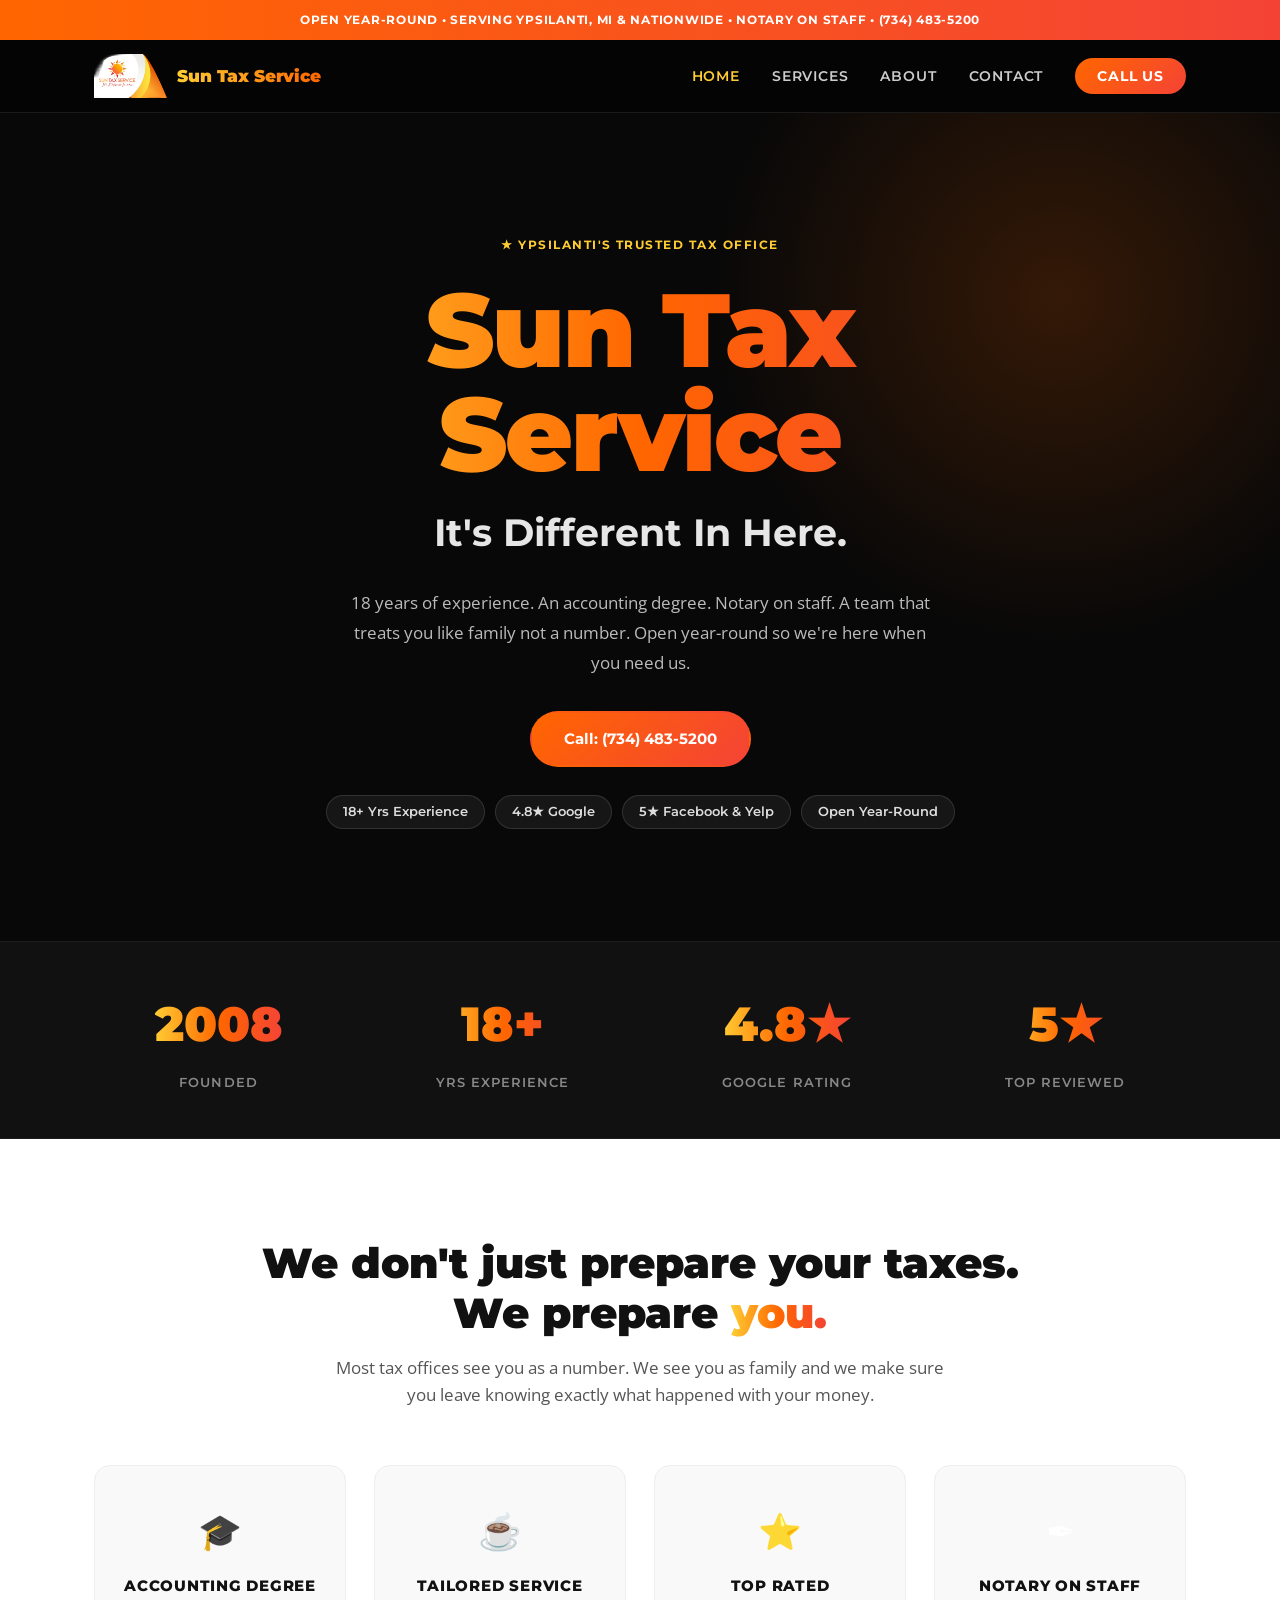
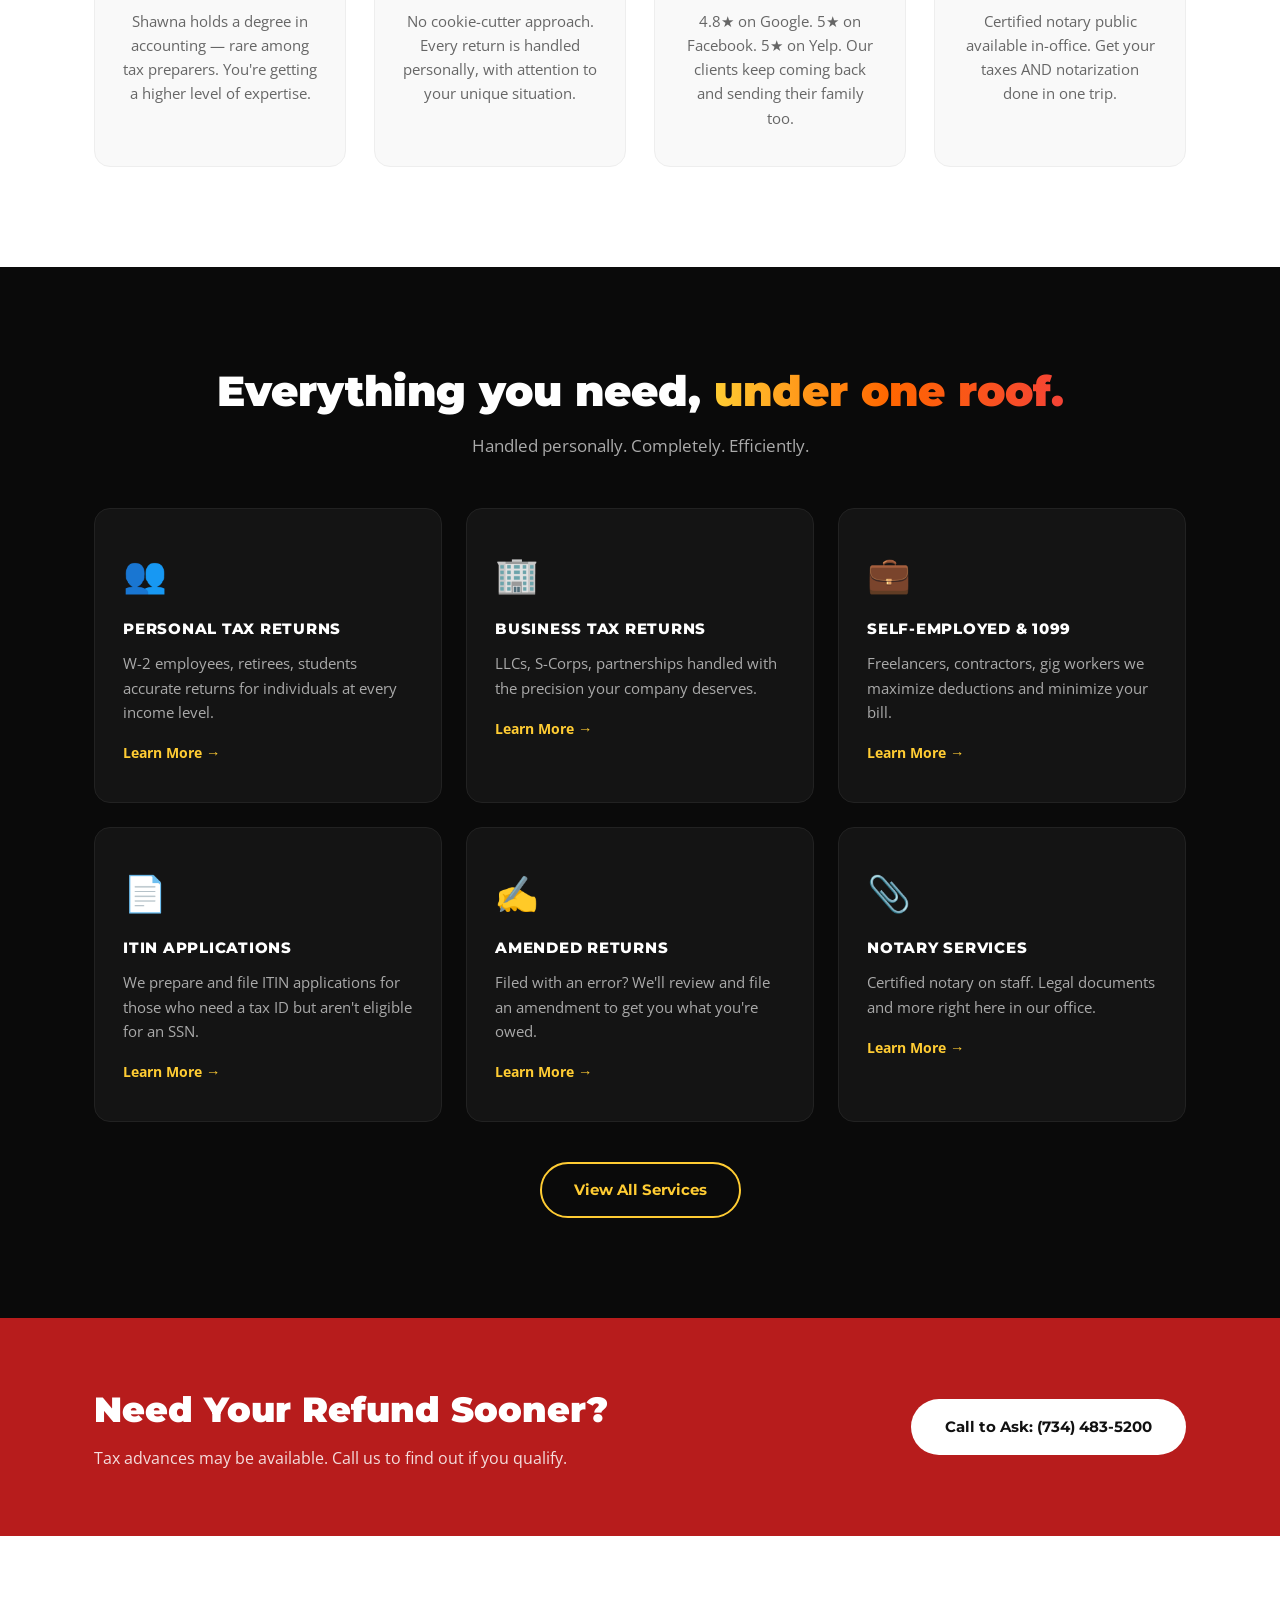
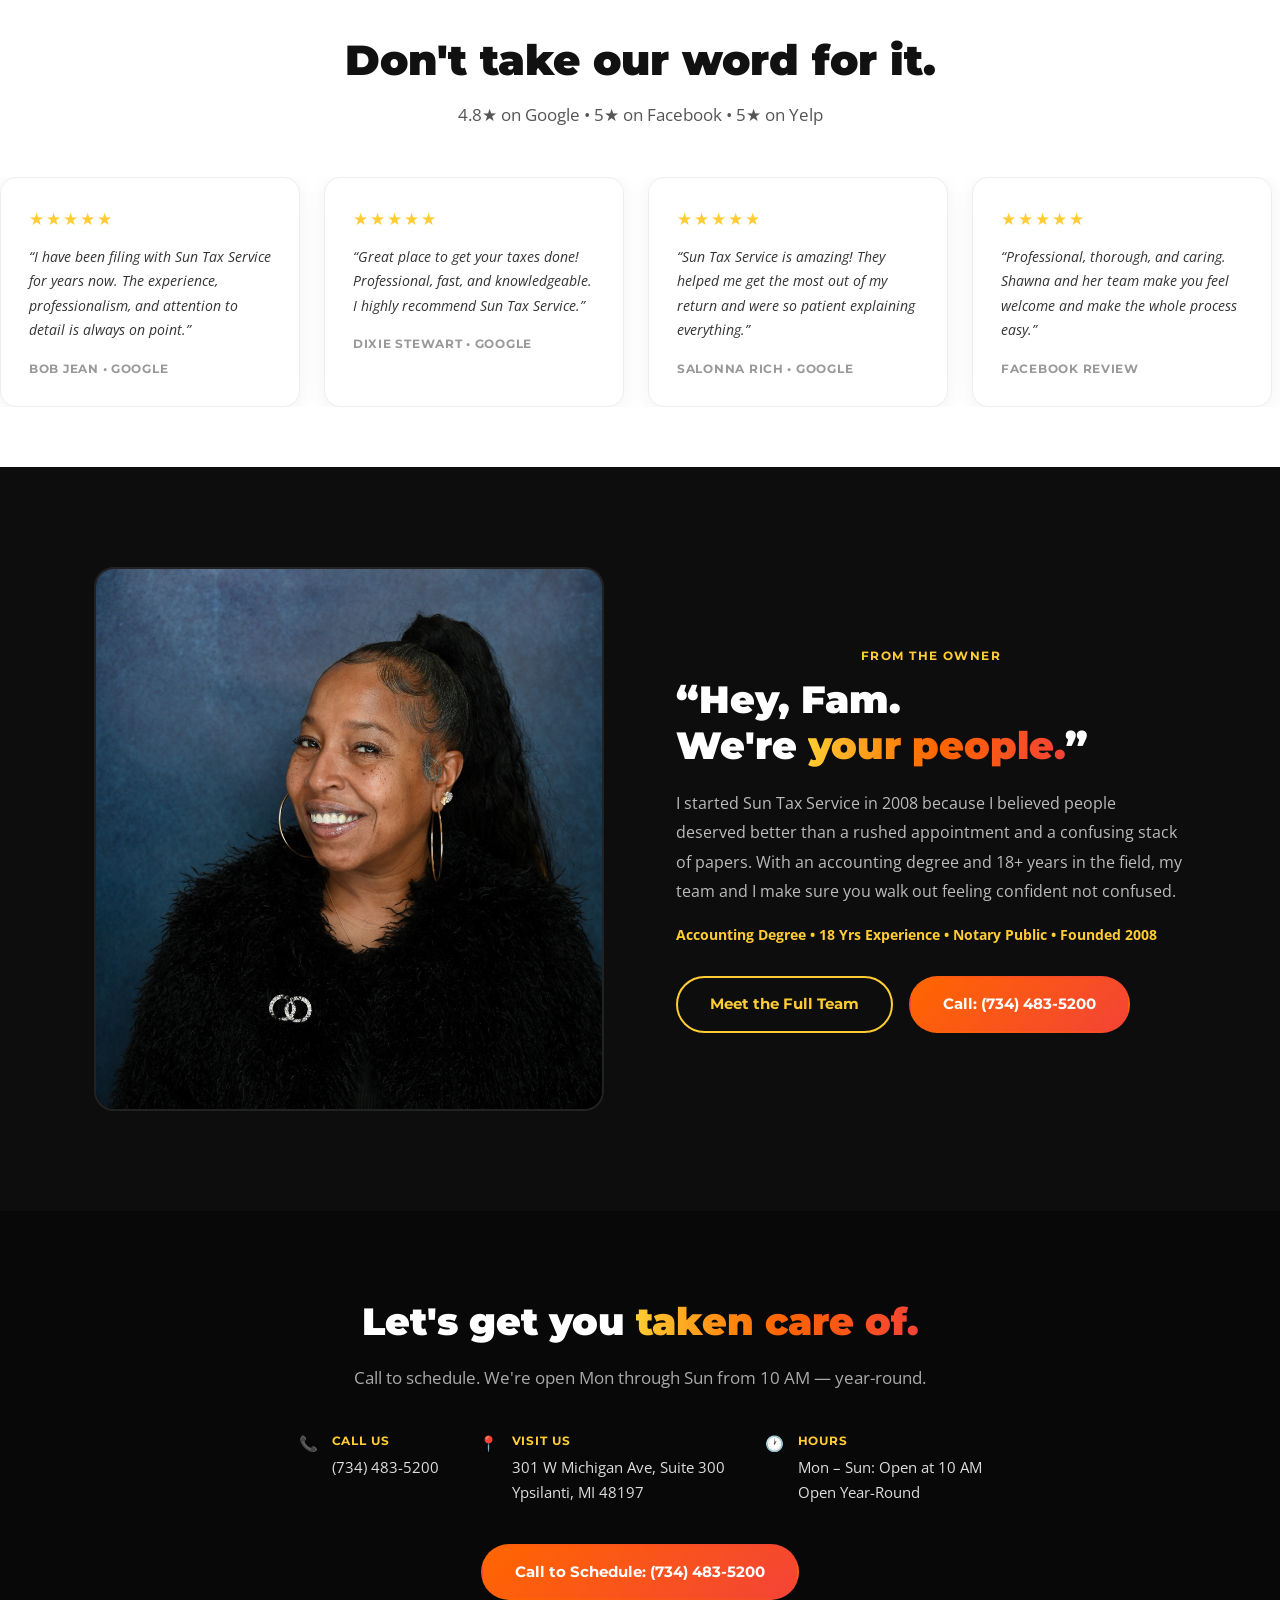
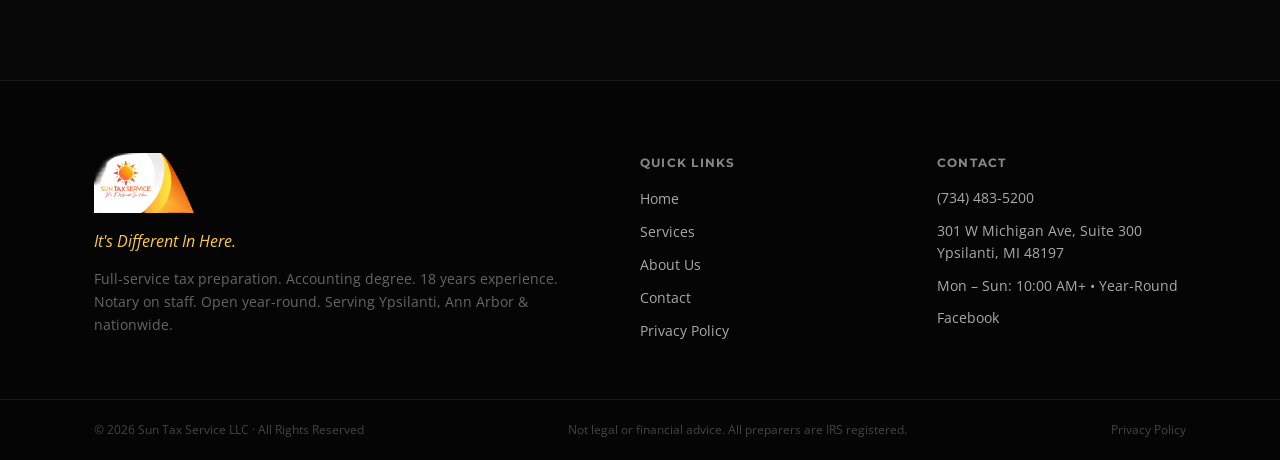
<file: index.html>
<!DOCTYPE html>
<html lang="en">
<head>
  <meta charset="UTF-8" />
  <meta name="viewport" content="width=device-width, initial-scale=1.0" />
  <title>Sun Tax Service — It's Different In Here.</title>
  <meta name="description" content="Professional tax preparation in Ypsilanti, MI. Personal, business, self-employed, ITIN, amended returns & notary. 18 years experience. Open year-round. Call (734) 483-5200." />
  <link rel="stylesheet" href="style.css" />
  <link rel="preconnect" href="https://fonts.googleapis.com" />
  <link href="https://fonts.googleapis.com/css2?family=Montserrat:wght@400;600;700;800;900&family=Open+Sans:wght@400;600&display=swap" rel="stylesheet" />
  <style>
    /* Hero overrides for centered no-photo layout */
    .hero-center {
      position: relative;
      z-index: 1;
      max-width: 860px;
      margin: 0 auto;
      padding: 110px 24px 100px;
      text-align: center;
    }
    .hero-business-name {
      font-family: 'Montserrat', sans-serif;
      font-size: clamp(3rem, 9vw, 6.5rem);
      font-weight: 900;
      background: linear-gradient(90deg, #FFCC33, #FF6600, #F44336);
      -webkit-background-clip: text;
      -webkit-text-fill-color: transparent;
      background-clip: text;
      display: block;
      line-height: 1;
      margin-bottom: 16px;
      letter-spacing: -0.02em;
    }
    .hero-tagline-text {
      font-family: 'Montserrat', sans-serif;
      font-size: clamp(1.4rem, 3.5vw, 2.4rem);
      font-weight: 700;
      color: #fff;
      display: block;
      margin-bottom: 24px;
      opacity: 0.9;
    }
    .hero-center .hero-eyebrow { text-align: center; margin-bottom: 24px; }
    .hero-center .hero-sub { max-width: 600px; margin: 0 auto 32px; text-align: center; }
    .hero-center .hero-ctas { justify-content: center; }
    .hero-center .hero-badges { justify-content: center; margin-top: 28px; }
    /* Nav brand name */
    .nav-logo { display: flex; align-items: center; gap: 10px; text-decoration: none; }
    .nav-logo img { height: 44px; width: auto; object-fit: contain; }
    .nav-brand {
      font-family: 'Montserrat', sans-serif;
      font-weight: 900;
      font-size: 1.05rem;
      background: linear-gradient(90deg, #FFCC33, #FF6600);
      -webkit-background-clip: text;
      -webkit-text-fill-color: transparent;
      background-clip: text;
      white-space: nowrap;
      letter-spacing: -0.01em;
    }
  </style>
</head>
<body>

  <div class="top-bar">OPEN YEAR-ROUND &bull; SERVING YPSILANTI, MI &amp; NATIONWIDE &bull; NOTARY ON STAFF &bull; (734) 483-5200</div>

  <nav class="nav">
    <div class="nav-inner">
      <a href="index.html" class="nav-logo">
        <img src="Images/logo.png" alt="Sun Tax Service" onerror="this.style.display='none'" />
        <span class="nav-brand">Sun Tax Service</span>
      </a>
      <button class="nav-toggle" aria-label="Open menu">&#9776;</button>
      <ul class="nav-links">
        <li><a href="index.html" class="active">Home</a></li>
        <li><a href="services.html">Services</a></li>
        <li><a href="about.html">About</a></li>
        <li><a href="contact.html">Contact</a></li>
        <li><a href="tel:7344835200" class="nav-cta">Call Us</a></li>
      </ul>
    </div>
  </nav>

  <!-- HERO — centered, no photo, big brand name -->
  <section class="hero">
    <div class="hero-bg-glow"></div>
    <div class="hero-center">
      <span class="hero-eyebrow">&#9733; Ypsilanti's Trusted Tax Office</span>
      <h1>
        <span class="hero-business-name">Sun Tax Service</span>
        <span class="hero-tagline-text">It's Different In Here.</span>
      </h1>
      <p class="hero-sub">18 years of experience. An accounting degree. Notary on staff. A team that treats you like family not a number. Open year-round so we're here when you need us.</p>
      <div class="hero-ctas">
        <a href="tel:7344835200" class="btn btn-primary">Call: (734) 483-5200</a>
      </div>
      <div class="hero-badges">
        <span class="badge">18+ Yrs Experience</span>
        <span class="badge">4.8&#9733; Google</span>
        <span class="badge">5&#9733; Facebook &amp; Yelp</span>
        <span class="badge">Open Year-Round</span>
      </div>
    </div>
  </section>

  <!-- STATS BAND -->
  <section class="stats-band">
    <div class="container stats-inner">
      <div class="stat-item"><span class="stat-num grad-text">2008</span><span class="stat-label">Founded</span></div>
      <div class="stat-item"><span class="stat-num grad-text">18+</span><span class="stat-label">Yrs Experience</span></div>
      <div class="stat-item"><span class="stat-num grad-text">4.8&#9733;</span><span class="stat-label">Google Rating</span></div>
      <div class="stat-item"><span class="stat-num grad-text">5&#9733;</span><span class="stat-label">Top Reviewed</span></div>
    </div>
  </section>

  <!-- WHY US -->
  <section class="why-us fade-in">
    <div class="container">
      <h2 class="section-title">We don't just prepare your taxes.<br />We prepare <span class="grad-text">you.</span></h2>
      <p class="section-sub">Most tax offices see you as a number. We see you as family and we make sure you leave knowing exactly what happened with your money.</p>
      <div class="why-grid">
        <div class="why-card"><div class="why-icon">&#127891;</div><h3>Accounting Degree</h3><p>Shawna holds a degree in accounting — rare among tax preparers. You're getting a higher level of expertise.</p></div>
        <div class="why-card"><div class="why-icon">&#9749;</div><h3>Tailored Service</h3><p>No cookie-cutter approach. Every return is handled personally, with attention to your unique situation.</p></div>
        <div class="why-card"><div class="why-icon">&#11088;</div><h3>Top Rated</h3><p>4.8&#9733; on Google. 5&#9733; on Facebook. 5&#9733; on Yelp. Our clients keep coming back and sending their family too.</p></div>
        <div class="why-card"><div class="why-icon">&#10002;</div><h3>Notary on Staff</h3><p>Certified notary public available in-office. Get your taxes AND notarization done in one trip.</p></div>
      </div>
    </div>
  </section>

  <!-- SERVICES GRID -->
  <section class="services-section fade-in">
    <div class="container">
      <h2 class="section-title">Everything you need, <span class="grad-text">under one roof.</span></h2>
      <p class="section-sub">Handled personally. Completely. Efficiently.</p>
      <div class="services-grid">
        <div class="service-card"><div class="service-icon">&#128101;</div><h3>Personal Tax Returns</h3><p>W-2 employees, retirees, students accurate returns for individuals at every income level.</p><a href="services.html" class="learn-more">Learn More &rarr;</a></div>
        <div class="service-card"><div class="service-icon">&#127970;</div><h3>Business Tax Returns</h3><p>LLCs, S-Corps, partnerships handled with the precision your company deserves.</p><a href="services.html" class="learn-more">Learn More &rarr;</a></div>
        <div class="service-card"><div class="service-icon">&#128188;</div><h3>Self-Employed &amp; 1099</h3><p>Freelancers, contractors, gig workers we maximize deductions and minimize your bill.</p><a href="services.html" class="learn-more">Learn More &rarr;</a></div>
        <div class="service-card"><div class="service-icon">&#128196;</div><h3>ITIN Applications</h3><p>We prepare and file ITIN applications for those who need a tax ID but aren't eligible for an SSN.</p><a href="services.html" class="learn-more">Learn More &rarr;</a></div>
        <div class="service-card"><div class="service-icon">&#9997;</div><h3>Amended Returns</h3><p>Filed with an error? We'll review and file an amendment to get you what you're owed.</p><a href="services.html" class="learn-more">Learn More &rarr;</a></div>
        <div class="service-card"><div class="service-icon">&#128206;</div><h3>Notary Services</h3><p>Certified notary on staff. Legal documents and more right here in our office.</p><a href="services.html" class="learn-more">Learn More &rarr;</a></div>
      </div>
      <div class="center-btn"><a href="services.html" class="btn btn-outline">View All Services</a></div>
    </div>
  </section>

  <!-- TAX ADVANCES BAND -->
  <section class="advances-band fade-in">
    <div class="container advances-inner">
      <div><h2>Need Your Refund Sooner?</h2><p>Tax advances may be available. Call us to find out if you qualify.</p></div>
      <a href="tel:7344835200" class="btn btn-white">Call to Ask: (734) 483-5200</a>
    </div>
  </section>

  <!-- REVIEWS MARQUEE -->
  <section class="reviews-section fade-in">
    <div class="container">
      <h2 class="section-title">Don't take our word for it.</h2>
      <p class="section-sub">4.8&#9733; on Google &bull; 5&#9733; on Facebook &bull; 5&#9733; on Yelp</p>
    </div>
    <div class="marquee-wrapper">
      <div class="marquee-track">
        <div class="review-card"><div class="review-stars">&#9733;&#9733;&#9733;&#9733;&#9733;</div><p class="review-text">&ldquo;I have been filing with Sun Tax Service for years now. The experience, professionalism, and attention to detail is always on point.&rdquo;</p><div class="review-author">Bob Jean &bull; Google</div></div>
        <div class="review-card"><div class="review-stars">&#9733;&#9733;&#9733;&#9733;&#9733;</div><p class="review-text">&ldquo;Great place to get your taxes done! Professional, fast, and knowledgeable. I highly recommend Sun Tax Service.&rdquo;</p><div class="review-author">Dixie Stewart &bull; Google</div></div>
        <div class="review-card"><div class="review-stars">&#9733;&#9733;&#9733;&#9733;&#9733;</div><p class="review-text">&ldquo;Sun Tax Service is amazing! They helped me get the most out of my return and were so patient explaining everything.&rdquo;</p><div class="review-author">Salonna Rich &bull; Google</div></div>
        <div class="review-card"><div class="review-stars">&#9733;&#9733;&#9733;&#9733;&#9733;</div><p class="review-text">&ldquo;Professional, thorough, and caring. Shawna and her team make you feel welcome and make the whole process easy.&rdquo;</p><div class="review-author">Facebook Review</div></div>
        <div class="review-card"><div class="review-stars">&#9733;&#9733;&#9733;&#9733;&#9733;</div><p class="review-text">&ldquo;I wouldn&rsquo;t trust anyone else with my taxes. They go above and beyond every single year.&rdquo;</p><div class="review-author">Yelp Review</div></div>
        <div class="review-card"><div class="review-stars">&#9733;&#9733;&#9733;&#9733;&#9733;</div><p class="review-text">&ldquo;I have been filing with Sun Tax Service for years now. The experience, professionalism, and attention to detail is always on point.&rdquo;</p><div class="review-author">Bob Jean &bull; Google</div></div>
        <div class="review-card"><div class="review-stars">&#9733;&#9733;&#9733;&#9733;&#9733;</div><p class="review-text">&ldquo;Great place to get your taxes done! Professional, fast, and knowledgeable. I highly recommend Sun Tax Service.&rdquo;</p><div class="review-author">Dixie Stewart &bull; Google</div></div>
        <div class="review-card"><div class="review-stars">&#9733;&#9733;&#9733;&#9733;&#9733;</div><p class="review-text">&ldquo;Sun Tax Service is amazing! They helped me get the most out of my return and were so patient explaining everything.&rdquo;</p><div class="review-author">Salonna Rich &bull; Google</div></div>
        <div class="review-card"><div class="review-stars">&#9733;&#9733;&#9733;&#9733;&#9733;</div><p class="review-text">&ldquo;Professional, thorough, and caring. Shawna and her team make you feel welcome and make the whole process easy.&rdquo;</p><div class="review-author">Facebook Review</div></div>
        <div class="review-card"><div class="review-stars">&#9733;&#9733;&#9733;&#9733;&#9733;</div><p class="review-text">&ldquo;I wouldn&rsquo;t trust anyone else with my taxes. They go above and beyond every single year.&rdquo;</p><div class="review-author">Yelp Review</div></div>
      </div>
    </div>
  </section>

  <!-- FOUNDER SECTION -->
  <section class="founder-section fade-in">
    <div class="container founder-inner">
      <div class="founder-img-wrap">
        <img src="Images/shawna.jpg" alt="Shawna Goodloe" onerror="this.parentElement.style.background='linear-gradient(135deg,#1a0800,#2a1500)'" />
      </div>
      <div class="founder-text">
        <span class="eyebrow-label">FROM THE OWNER</span>
        <h2>&ldquo;Hey, Fam.<br />We're <span class="grad-text">your people.</span>&rdquo;</h2>
        <p>I started Sun Tax Service in 2008 because I believed people deserved better than a rushed appointment and a confusing stack of papers. With an accounting degree and 18+ years in the field, my team and I make sure you walk out feeling confident not confused.</p>
        <p class="founder-creds"><strong>Accounting Degree &bull; 18 Yrs Experience &bull; Notary Public &bull; Founded 2008</strong></p>
        <div class="founder-ctas">
          <a href="about.html" class="btn btn-outline">Meet the Full Team</a>
          <a href="tel:7344835200" class="btn btn-primary">Call: (734) 483-5200</a>
        </div>
      </div>
    </div>
  </section>

  <!-- CONTACT BAND -->
  <section class="contact-band fade-in">
    <div class="container">
      <h2>Let's get you <span class="grad-text">taken care of.</span></h2>
      <p>Call to schedule. We're open Mon through Sun from 10 AM — year-round.</p>
      <div class="cb-details">
        <div class="cb-item"><span class="cb-icon">&#128222;</span><div><strong>Call Us</strong><a href="tel:7344835200">(734) 483-5200</a></div></div>
        <div class="cb-item"><span class="cb-icon">&#128205;</span><div><strong>Visit Us</strong><span>301 W Michigan Ave, Suite 300<br />Ypsilanti, MI 48197</span></div></div>
        <div class="cb-item"><span class="cb-icon">&#128336;</span><div><strong>Hours</strong><span>Mon &ndash; Sun: Open at 10 AM<br />Open Year-Round</span></div></div>
      </div>
      <a href="tel:7344835200" class="btn btn-primary">Call to Schedule: (734) 483-5200</a>
    </div>
  </section>

  <footer class="footer">
    <div class="container footer-inner">
      <div class="footer-logo"><img src="Images/logo.png" alt="Sun Tax Service" onerror="this.style.display='none'" /><p class="footer-tagline"><em>It's Different In Here.</em></p><p class="footer-desc">Full-service tax preparation. Accounting degree. 18 years experience. Notary on staff. Open year-round. Serving Ypsilanti, Ann Arbor &amp; nationwide.</p></div>
      <div class="footer-nav"><strong>Quick Links</strong><a href="index.html">Home</a><a href="services.html">Services</a><a href="about.html">About Us</a><a href="contact.html">Contact</a><a href="privacy.html">Privacy Policy</a></div>
      <div class="footer-contact-info"><strong>Contact</strong><a href="tel:7344835200">(734) 483-5200</a><span>301 W Michigan Ave, Suite 300<br />Ypsilanti, MI 48197</span><span>Mon &ndash; Sun: 10:00 AM+ &bull; Year-Round</span><a href="https://facebook.com/SunTaxService" target="_blank" rel="noopener">Facebook</a></div>
    </div>
    <div class="footer-bottom"><div class="container footer-bottom-inner"><span>&copy; 2026 Sun Tax Service LLC &middot; All Rights Reserved</span><span>Not legal or financial advice. All preparers are IRS registered.</span><a href="privacy.html">Privacy Policy</a></div></div>
  </footer>

  <script>
    const toggle = document.querySelector('.nav-toggle');
    const navLinks = document.querySelector('.nav-links');
    if (toggle) toggle.addEventListener('click', () => navLinks.classList.toggle('open'));
    const observer = new IntersectionObserver((entries) => {
      entries.forEach(e => { if (e.isIntersecting) e.target.classList.add('visible'); });
    }, { threshold: 0.1 });
    document.querySelectorAll('.fade-in').forEach(el => observer.observe(el));
  </script>
</body>
</html>
</file>
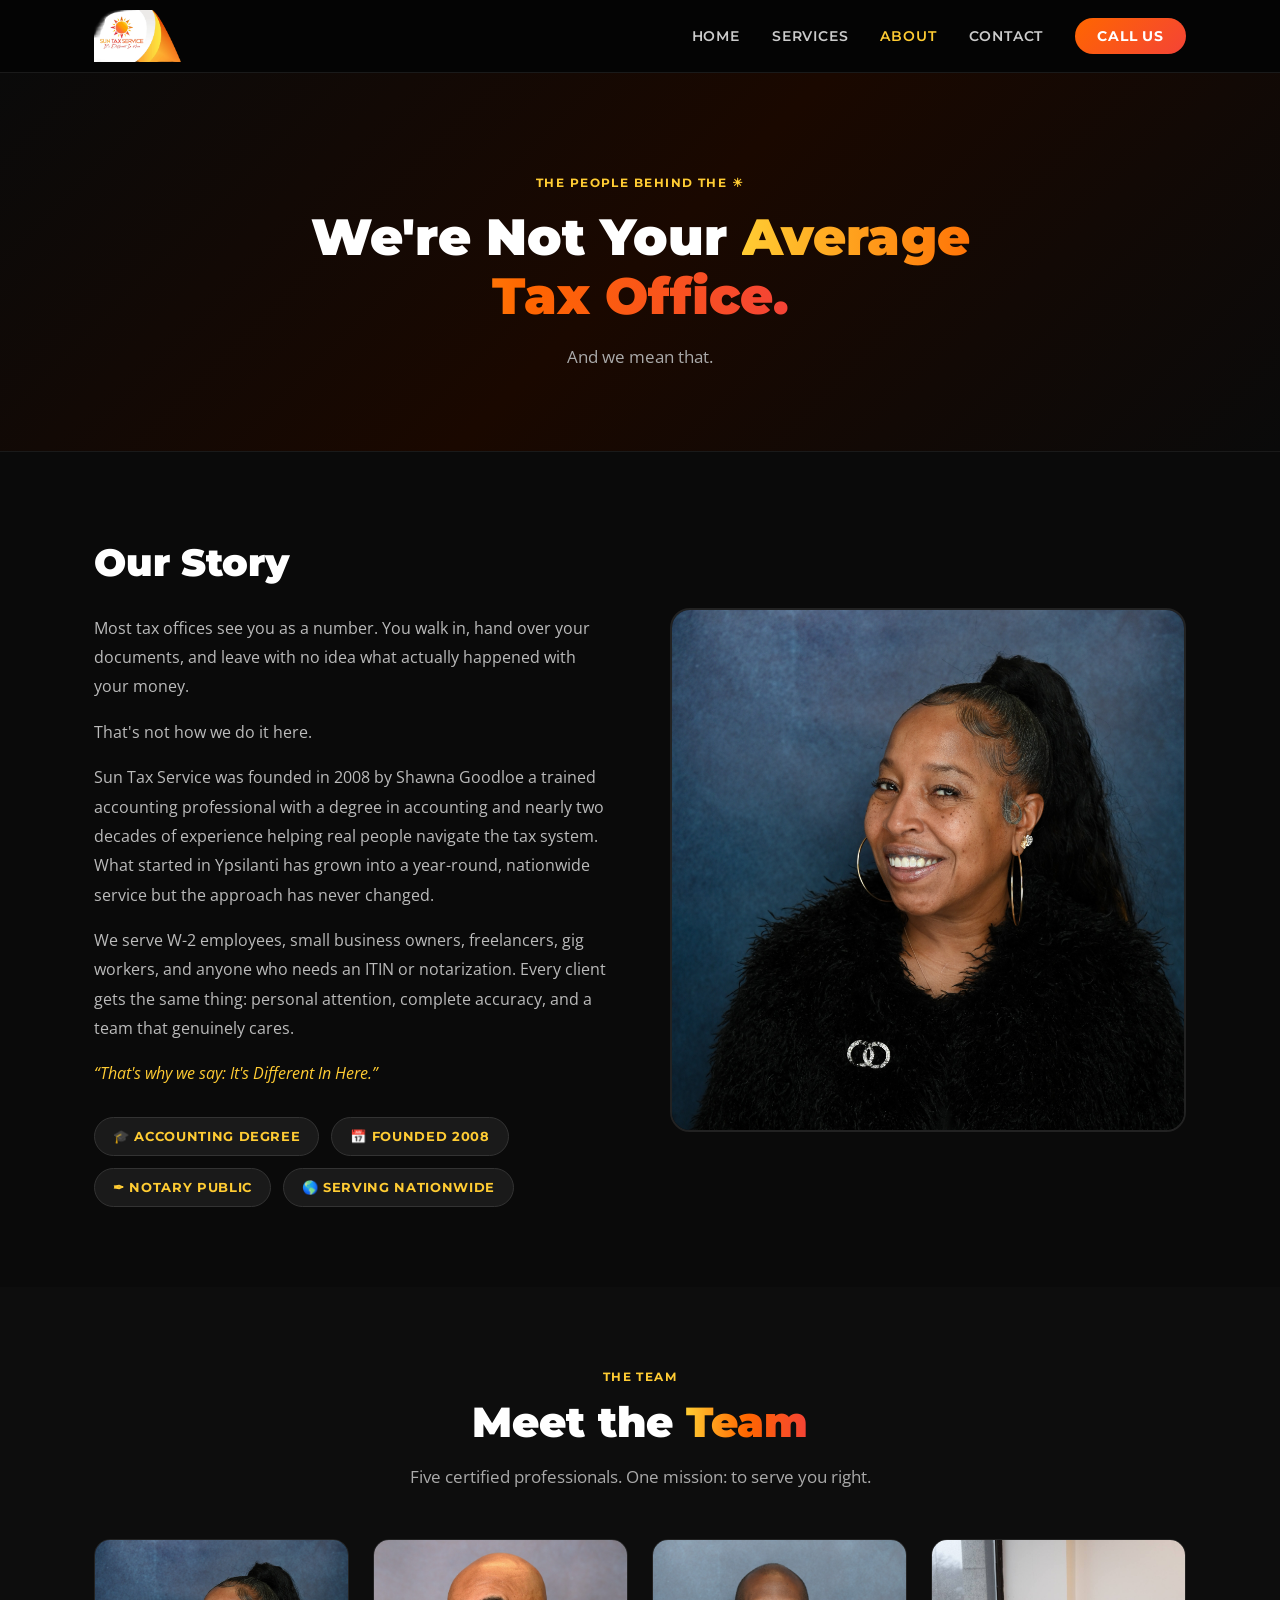
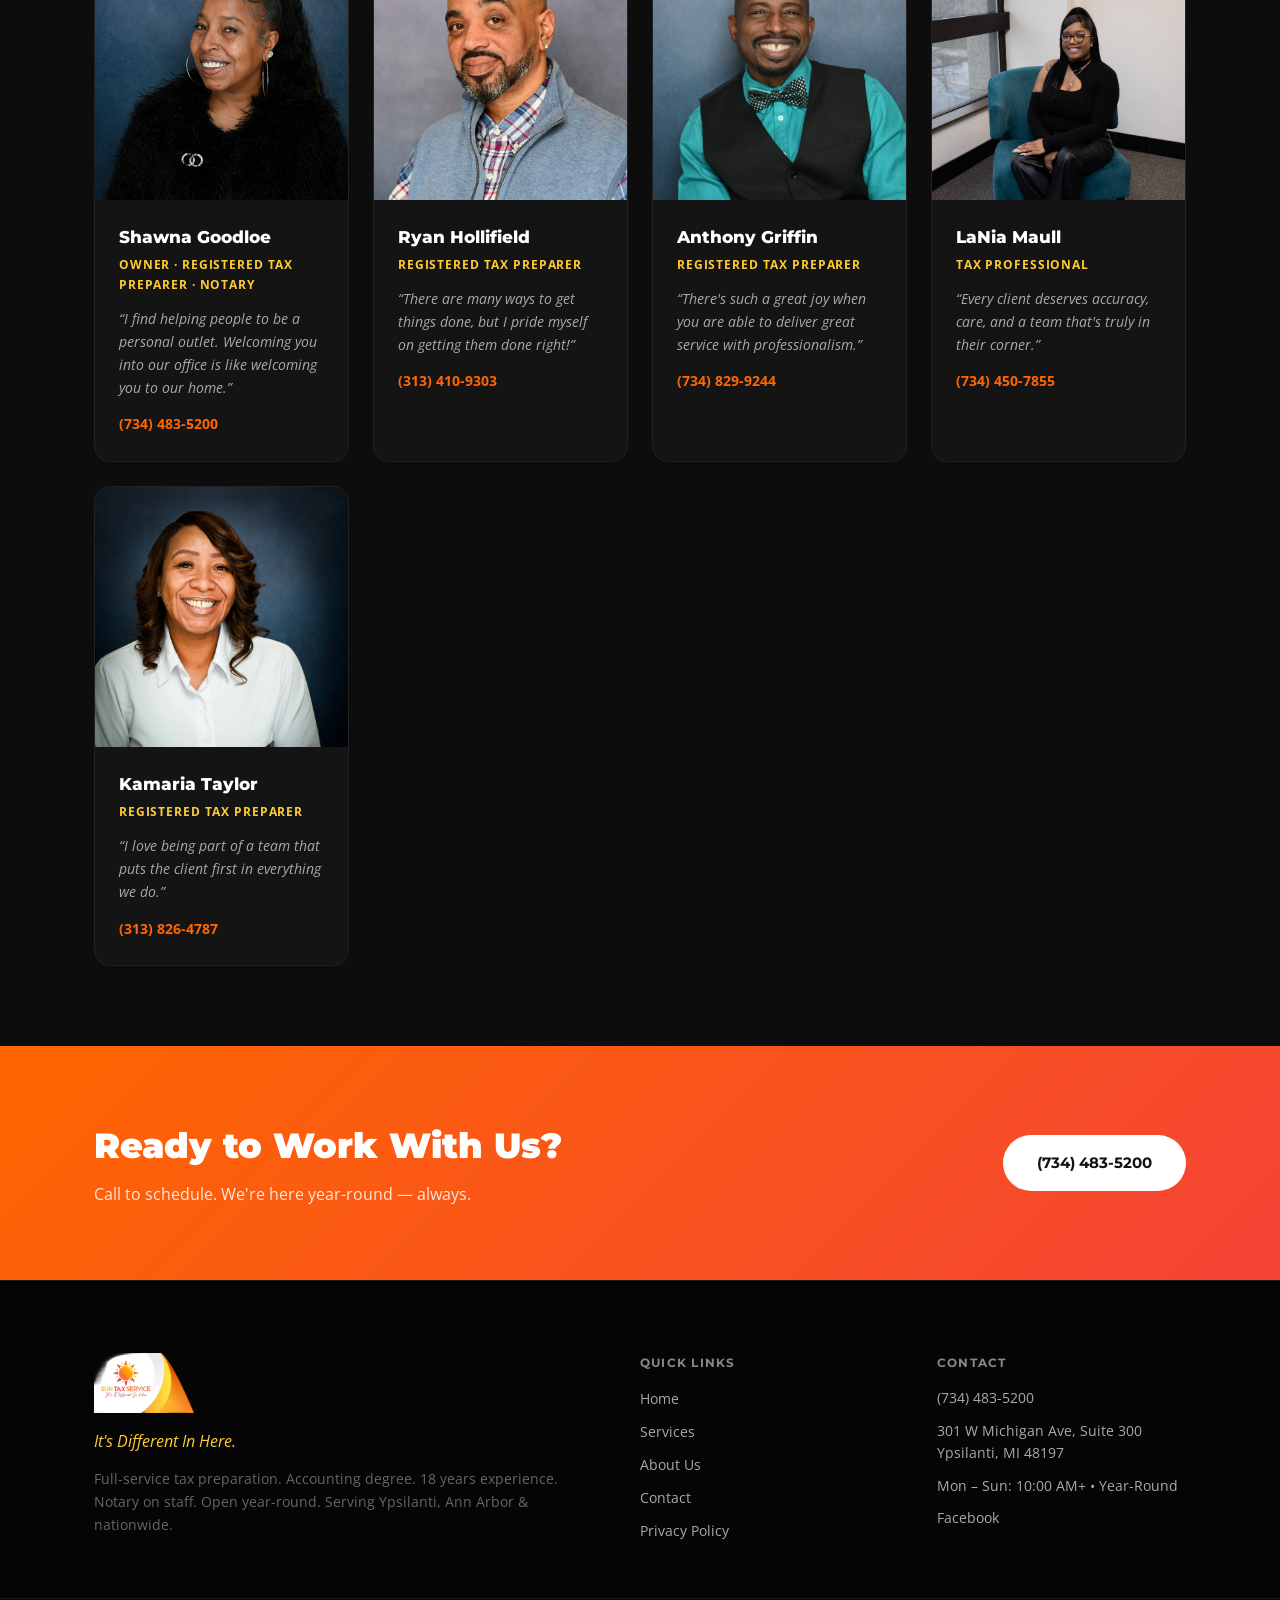
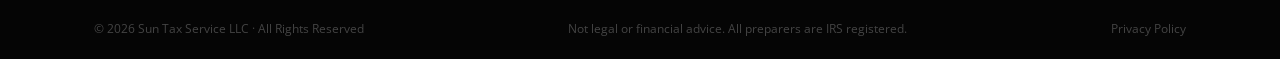
<file: about.html>
<!DOCTYPE html>
<html lang="en">
<head>
  <meta charset="UTF-8" />
  <meta name="viewport" content="width=device-width, initial-scale=1.0" />
  <title>About Us — Sun Tax Service</title>
  <meta name="description" content="Meet Shawna Goodloe and the Sun Tax Service team. 18 years experience, accounting degree, 5 certified tax professionals in Ypsilanti, MI." />
  <link rel="stylesheet" href="style.css" />
  <link rel="preconnect" href="https://fonts.googleapis.com" />
  <link href="https://fonts.googleapis.com/css2?family=Montserrat:wght@400;600;700;800;900&family=Open+Sans:wght@400;600&display=swap" rel="stylesheet" />
  <style>
    .story-section { padding:80px 0; background:#0a0a0a; }
    .story-inner { display:grid; grid-template-columns:1fr 1fr; gap:60px; align-items:center; }
    .story-text h2 { font-family:'Montserrat',sans-serif; font-size:clamp(1.8rem,3vw,2.4rem); font-weight:900; color:#fff; margin-bottom:20px; }
    .story-text p { color:#bbb; line-height:1.8; margin-bottom:16px; font-size:1.02rem; }
    .story-text p em { color:#FFCC33; font-style:italic; }
    .creds-list { display:flex; flex-wrap:wrap; gap:12px; margin-top:28px; }
    .cred-tag { background:#1a1a1a; border:1px solid #333; border-radius:50px; padding:8px 18px; color:#FFCC33; font-size:0.82rem; font-weight:700; font-family:'Montserrat',sans-serif; text-transform:uppercase; letter-spacing:0.05em; }
    .story-img-wrap { border-radius:20px; overflow:hidden; border:2px solid #222; }
    .story-img-wrap img { width:100%; height:520px; object-fit:cover; object-position:top; display:block; }
    .team-section { padding:80px 0; background:#0d0d0d; }
    .team-grid { display:grid; grid-template-columns:repeat(auto-fit,minmax(240px,1fr)); gap:24px; margin-top:48px; }
    .tc { background:#141414; border:1px solid #222; border-radius:16px; overflow:hidden; transition:transform 0.3s,border-color 0.3s; }
    .tc:hover { transform:translateY(-6px); border-color:#FFCC33; }
    .tc-photo { width:100%; height:260px; object-fit:cover; object-position:top; display:block; }
    .tc-placeholder { width:100%; height:260px; background:linear-gradient(135deg,#1a0800,#2a1500); display:flex; align-items:center; justify-content:center; font-size:4rem; }
    .tc-body { padding:24px; }
    .tc-name { font-family:'Montserrat',sans-serif; font-size:1.05rem; font-weight:800; color:#fff; margin-bottom:4px; }
    .tc-title { font-size:0.78rem; font-weight:700; color:#FFCC33; text-transform:uppercase; letter-spacing:0.07em; margin-bottom:12px; }
    .tc-quote { color:#aaa; font-size:0.88rem; line-height:1.65; font-style:italic; margin-bottom:12px; }
    .tc-phone { color:#FF6600; font-weight:700; font-size:0.9rem; text-decoration:none; }
    .tc-phone:hover { color:#FFCC33; }
    @media(max-width:768px){ .story-inner{grid-template-columns:1fr;} .story-img-wrap{display:none;} }
  </style>
</head>
<body>

  <nav class="nav">
    <div class="nav-inner">
      <a href="index.html" class="nav-logo"><img src="Images/logo.png" alt="Sun Tax Service" onerror="this.style.display='none'" /></a>
      <button class="nav-toggle" aria-label="Open menu">&#9776;</button>
      <ul class="nav-links">
        <li><a href="index.html">Home</a></li>
        <li><a href="services.html">Services</a></li>
        <li><a href="about.html" class="active">About</a></li>
        <li><a href="contact.html">Contact</a></li>
        <li><a href="tel:7344835200" class="nav-cta">Call Us</a></li>
      </ul>
    </div>
  </nav>

  <section class="page-hero">
    <div class="page-hero-inner">
      <span class="hero-eyebrow">THE PEOPLE BEHIND THE &#9728;</span>
      <h1>We're Not Your <span class="grad-text">Average Tax Office.</span></h1>
      <p>And we mean that.</p>
    </div>
  </section>

  <section class="story-section fade-in">
    <div class="container story-inner">
      <div class="story-text">
        <h2>Our Story</h2>
        <p>Most tax offices see you as a number. You walk in, hand over your documents, and leave with no idea what actually happened with your money.</p>
        <p>That's not how we do it here.</p>
        <p>Sun Tax Service was founded in 2008 by Shawna Goodloe a trained accounting professional with a degree in accounting and nearly two decades of experience helping real people navigate the tax system. What started in Ypsilanti has grown into a year-round, nationwide service but the approach has never changed.</p>
        <p>We serve W-2 employees, small business owners, freelancers, gig workers, and anyone who needs an ITIN or notarization. Every client gets the same thing: personal attention, complete accuracy, and a team that genuinely cares.</p>
        <p><em>&ldquo;That's why we say: It's Different In Here.&rdquo;</em></p>
        <div class="creds-list">
          <span class="cred-tag">&#127891; Accounting Degree</span>
          <span class="cred-tag">&#128197; Founded 2008</span>
          <span class="cred-tag">&#10002; Notary Public</span>
          <span class="cred-tag">&#127758; Serving Nationwide</span>
        </div>
      </div>
      <div class="story-img-wrap">
        <img src="Images/shawna.jpg" alt="Shawna Goodloe, Owner" onerror="this.parentElement.style.display='none'" />
      </div>
    </div>
  </section>

  <section class="team-section fade-in">
    <div class="container">
      <span class="eyebrow-label">THE TEAM</span>
      <h2 class="section-title" style="color:#fff;">Meet the <span class="grad-text">Team</span></h2>
      <p class="section-sub" style="color:#aaa;">Five certified professionals. One mission: to serve you right.</p>
      <div class="team-grid">

        <!-- Shawna -->
        <div class="tc">
          <img src="Images/shawna.jpg" alt="Shawna Goodloe" class="tc-photo" onerror="this.style.display='none';this.nextElementSibling.style.display='flex';" />
          <div class="tc-placeholder" style="display:none;">&#128100;</div>
          <div class="tc-body">
            <div class="tc-name">Shawna Goodloe</div>
            <div class="tc-title">Owner &middot; Registered Tax Preparer &middot; Notary</div>
            <p class="tc-quote">&ldquo;I find helping people to be a personal outlet. Welcoming you into our office is like welcoming you to our home.&rdquo;</p>
            <a href="tel:7344835200" class="tc-phone">(734) 483-5200</a>
          </div>
        </div>

        <!-- Ryan — uses anthony.jpg file (blue vest = Ryan's actual photo) -->
        <div class="tc">
          <img src="Images/anthony.jpg" alt="Ryan Hollifield" class="tc-photo" onerror="this.style.display='none';this.nextElementSibling.style.display='flex';" />
          <div class="tc-placeholder" style="display:none;">&#128100;</div>
          <div class="tc-body">
            <div class="tc-name">Ryan Hollifield</div>
            <div class="tc-title">Registered Tax Preparer</div>
            <p class="tc-quote">&ldquo;There are many ways to get things done, but I pride myself on getting them done right!&rdquo;</p>
            <a href="tel:3134109303" class="tc-phone">(313) 410-9303</a>
          </div>
        </div>

        <!-- Anthony — uses ryan.jpg file (bow tie = Anthony's actual photo) -->
        <div class="tc">
          <img src="Images/ryan.jpg" alt="Anthony Griffin" class="tc-photo" onerror="this.style.display='none';this.nextElementSibling.style.display='flex';" />
          <div class="tc-placeholder" style="display:none;">&#128100;</div>
          <div class="tc-body">
            <div class="tc-name">Anthony Griffin</div>
            <div class="tc-title">Registered Tax Preparer</div>
            <p class="tc-quote">&ldquo;There's such a great joy when you are able to deliver great service with professionalism.&rdquo;</p>
            <a href="tel:7348299244" class="tc-phone">(734) 829-9244</a>
          </div>
        </div>

        <!-- LaNia -->
        <div class="tc">
          <img src="Images/lania.jpg" alt="LaNia Maull" class="tc-photo" onerror="this.style.display='none';this.nextElementSibling.style.display='flex';" />
          <div class="tc-placeholder" style="display:none;">&#128100;</div>
          <div class="tc-body">
            <div class="tc-name">LaNia Maull</div>
            <div class="tc-title">Tax Professional</div>
            <p class="tc-quote">&ldquo;Every client deserves accuracy, care, and a team that's truly in their corner.&rdquo;</p>
            <a href="tel:7344507855" class="tc-phone">(734) 450-7855</a>
          </div>
        </div>

        <!-- Kamaria -->
        <div class="tc">
          <img src="Images/kamaria.jpg" alt="Kamaria Taylor" class="tc-photo" onerror="this.style.display='none';this.nextElementSibling.style.display='flex';" />
          <div class="tc-placeholder" style="display:none;">&#128100;</div>
          <div class="tc-body">
            <div class="tc-name">Kamaria Taylor</div>
            <div class="tc-title">Registered Tax Preparer</div>
            <p class="tc-quote">&ldquo;I love being part of a team that puts the client first in everything we do.&rdquo;</p>
            <a href="tel:3138264787" class="tc-phone">(313) 826-4787</a>
          </div>
        </div>

      </div>
    </div>
  </section>

  <section class="cta-band fade-in">
    <div class="container cta-band-inner">
      <div><h2>Ready to Work With Us?</h2><p>Call to schedule. We're here year-round — always.</p></div>
      <a href="tel:7344835200" class="btn btn-white">(734) 483-5200</a>
    </div>
  </section>

  <footer class="footer">
    <div class="container footer-inner">
      <div class="footer-logo"><img src="Images/logo.png" alt="Sun Tax Service" onerror="this.style.display='none'" /><p class="footer-tagline"><em>It's Different In Here.</em></p><p class="footer-desc">Full-service tax preparation. Accounting degree. 18 years experience. Notary on staff. Open year-round. Serving Ypsilanti, Ann Arbor &amp; nationwide.</p></div>
      <div class="footer-nav"><strong>Quick Links</strong><a href="index.html">Home</a><a href="services.html">Services</a><a href="about.html">About Us</a><a href="contact.html">Contact</a><a href="privacy.html">Privacy Policy</a></div>
      <div class="footer-contact-info"><strong>Contact</strong><a href="tel:7344835200">(734) 483-5200</a><span>301 W Michigan Ave, Suite 300<br />Ypsilanti, MI 48197</span><span>Mon &ndash; Sun: 10:00 AM+ &bull; Year-Round</span><a href="https://facebook.com/SunTaxService" target="_blank" rel="noopener">Facebook</a></div>
    </div>
    <div class="footer-bottom"><div class="container footer-bottom-inner"><span>&copy; 2026 Sun Tax Service LLC &middot; All Rights Reserved</span><span>Not legal or financial advice. All preparers are IRS registered.</span><a href="privacy.html">Privacy Policy</a></div></div>
  </footer>

  <script>
    const toggle = document.querySelector('.nav-toggle');
    const navLinks = document.querySelector('.nav-links');
    if (toggle) toggle.addEventListener('click', () => navLinks.classList.toggle('open'));
    const observer = new IntersectionObserver(entries => entries.forEach(e => { if(e.isIntersecting) e.target.classList.add('visible'); }), { threshold:0.1 });
    document.querySelectorAll('.fade-in').forEach(el => observer.observe(el));
  </script>
</body>
</html>
</file>
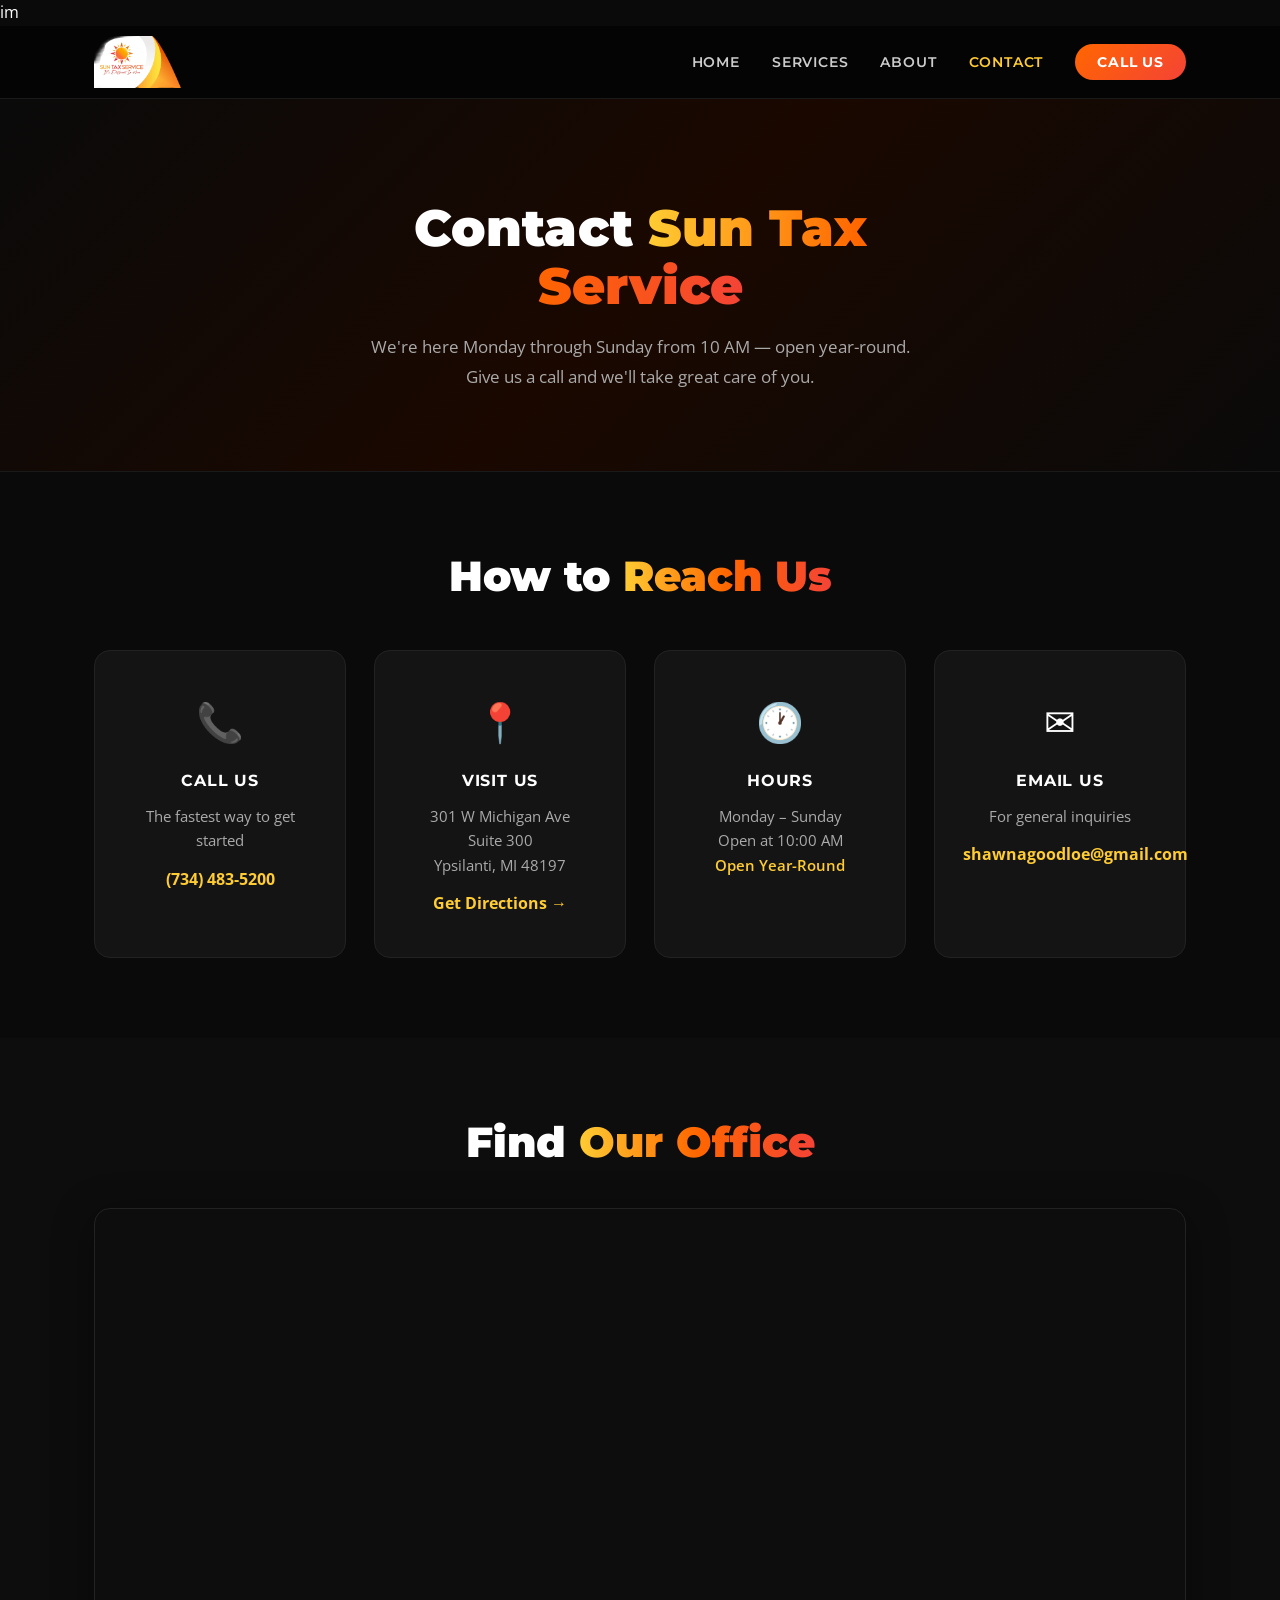
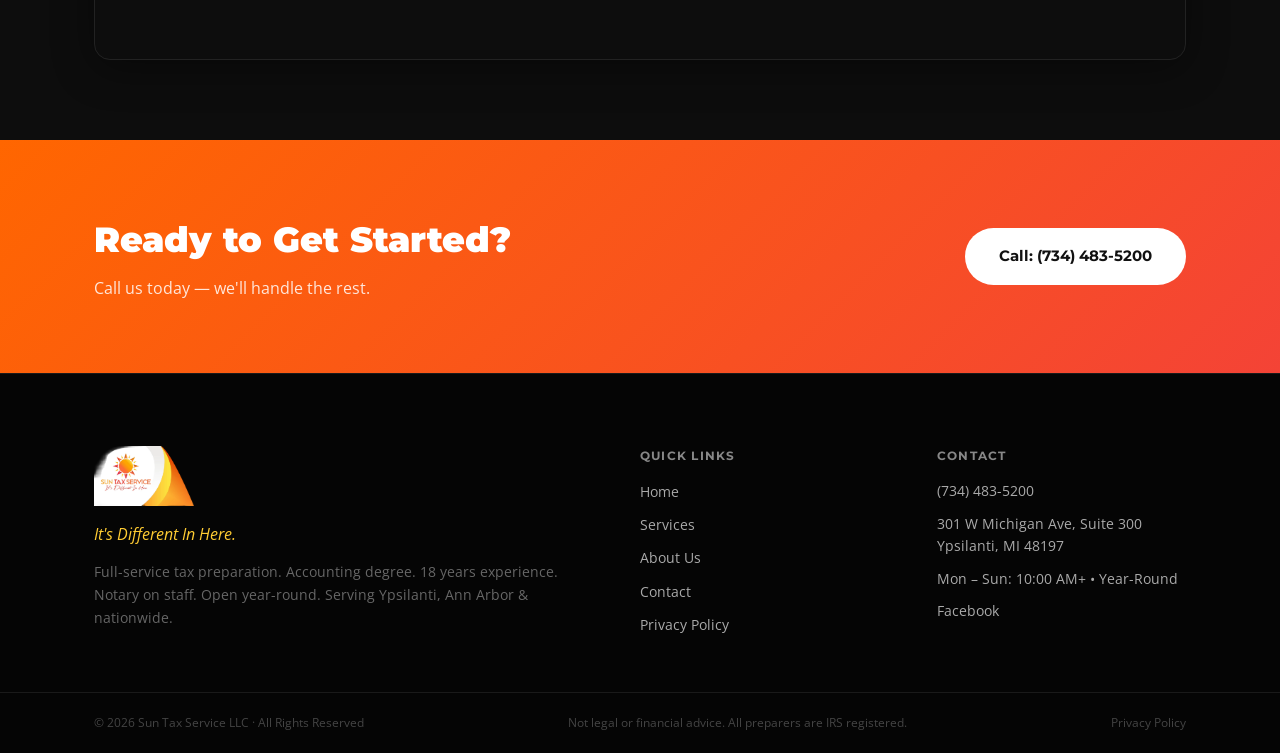
<file: contact.html>
<!DOCTYPE html>
<html lang="en">
<head>im
  <meta charset="UTF-8" />
  <meta name="viewport" content="width=device-width, initial-scale=1.0" />
  <title>Contact Us — Sun Tax Service</title>
  <meta name="description" content="Contact Sun Tax Service in Ypsilanti, MI. Call (734) 483-5200. Open Mon–Sun from 10 AM, year-round." />
  <link rel="stylesheet" href="style.css" />
  <link rel="preconnect" href="https://fonts.googleapis.com" />
  <link href="https://fonts.googleapis.com/css2?family=Montserrat:wght@400;600;700;800;900&family=Open+Sans:wght@400;600&display=swap" rel="stylesheet" />
  <style>
    .contact-info-section { padding:80px 0; background:#0a0a0a; }
    .contact-cards { display:grid; grid-template-columns:repeat(auto-fit,minmax(220px,1fr)); gap:28px; margin-top:48px; }
    .contact-card { background:#141414; border:1px solid #222; border-radius:16px; padding:40px 28px; text-align:center; transition:transform 0.3s,border-color 0.3s; }
    .contact-card:hover { transform:translateY(-6px); border-color:#FFCC33; }
    .contact-icon { font-size:2.4rem; margin-bottom:16px; }
    .contact-card h3 { font-family:'Montserrat',sans-serif; font-size:1rem; font-weight:700; color:#fff; margin-bottom:10px; text-transform:uppercase; letter-spacing:0.05em; }
    .contact-card p { color:#aaa; font-size:0.95rem; line-height:1.6; margin-bottom:14px; }
    .contact-card p em { color:#FFCC33; font-style:normal; font-weight:600; }
    .contact-link { color:#FFCC33; font-weight:700; text-decoration:none; font-size:1rem; transition:color 0.2s; }
    .contact-link:hover { color:#FF6600; }
    .map-section { padding:80px 0; background:#0d0d0d; }
    .map-section .section-title { color:#fff; }
    .map-wrapper { margin-top:40px; border-radius:16px; overflow:hidden; border:1px solid #222; box-shadow:0 8px 40px rgba(0,0,0,0.4); }
    .map-wrapper iframe { display:block; }
  </style>
</head>
<body>

  <nav class="nav">
    <div class="nav-inner">
      <a href="index.html" class="nav-logo"><img src="Images/logo.png" alt="Sun Tax Service" onerror="this.style.display='none'" /></a>
      <button class="nav-toggle" aria-label="Open menu">&#9776;</button>
      <ul class="nav-links">
        <li><a href="index.html">Home</a></li>
        <li><a href="services.html">Services</a></li>
        <li><a href="about.html">About</a></li>
        <li><a href="contact.html" class="active">Contact</a></li>
        <li><a href="tel:7344835200" class="nav-cta">Call Us</a></li>
      </ul>
    </div>
  </nav>

  <section class="page-hero">
    <div class="page-hero-inner">
      <h1>Contact <span class="grad-text">Sun Tax Service</span></h1>
      <p>We're here Monday through Sunday from 10 AM — open year-round.<br />Give us a call and we'll take great care of you.</p>
    </div>
  </section>

  <section class="contact-info-section fade-in">
    <div class="container">
      <h2 class="section-title" style="color:#fff;">How to <span class="grad-text">Reach Us</span></h2>
      <div class="contact-cards">
        <div class="contact-card">
          <div class="contact-icon">&#128222;</div>
          <h3>Call Us</h3>
          <p>The fastest way to get started</p>
          <a href="tel:7344835200" class="contact-link">(734) 483-5200</a>
        </div>
        <div class="contact-card">
          <div class="contact-icon">&#128205;</div>
          <h3>Visit Us</h3>
          <p>301 W Michigan Ave<br />Suite 300<br />Ypsilanti, MI 48197</p>
          <a href="https://maps.google.com/?q=301+W+Michigan+Ave+Suite+300+Ypsilanti+MI+48197" target="_blank" rel="noopener" class="contact-link">Get Directions &rarr;</a>
        </div>
        <div class="contact-card">
          <div class="contact-icon">&#128336;</div>
          <h3>Hours</h3>
          <p>Monday &ndash; Sunday<br />Open at 10:00 AM<br /><em>Open Year-Round</em></p>
        </div>
        <div class="contact-card">
          <div class="contact-icon">&#9993;</div>
          <h3>Email Us</h3>
          <p>For general inquiries</p>
          <a href="mailto:shawnagoodloe@gmail.com" class="contact-link">shawnagoodloe@gmail.com</a>
        </div>
      </div>
    </div>
  </section>

  <section class="map-section fade-in">
    <div class="container">
      <h2 class="section-title">Find <span class="grad-text">Our Office</span></h2>
      <div class="map-wrapper">
        <iframe title="Sun Tax Service Location" src="https://maps.google.com/maps?q=301+W+Michigan+Ave+Suite+300+Ypsilanti+MI+48197&output=embed" width="100%" height="450" style="border:0;" allowfullscreen="" loading="lazy" referrerpolicy="no-referrer-when-downgrade"></iframe>
      </div>
    </div>
  </section>

  <section class="cta-band fade-in">
    <div class="container cta-band-inner">
      <div><h2>Ready to Get Started?</h2><p>Call us today — we'll handle the rest.</p></div>
      <a href="tel:7344835200" class="btn btn-white">Call: (734) 483-5200</a>
    </div>
  </section>

  <footer class="footer">
    <div class="container footer-inner">
      <div class="footer-logo"><img src="Images/logo.png" alt="Sun Tax Service" onerror="this.style.display='none'" /><p class="footer-tagline"><em>It's Different In Here.</em></p><p class="footer-desc">Full-service tax preparation. Accounting degree. 18 years experience. Notary on staff. Open year-round. Serving Ypsilanti, Ann Arbor &amp; nationwide.</p></div>
      <div class="footer-nav"><strong>Quick Links</strong><a href="index.html">Home</a><a href="services.html">Services</a><a href="about.html">About Us</a><a href="contact.html">Contact</a><a href="privacy.html">Privacy Policy</a></div>
      <div class="footer-contact-info"><strong>Contact</strong><a href="tel:7344835200">(734) 483-5200</a><span>301 W Michigan Ave, Suite 300<br />Ypsilanti, MI 48197</span><span>Mon &ndash; Sun: 10:00 AM+ &bull; Year-Round</span><a href="https://facebook.com/SunTaxService" target="_blank" rel="noopener">Facebook</a></div>
    </div>
    <div class="footer-bottom"><div class="container footer-bottom-inner"><span>&copy; 2026 Sun Tax Service LLC &middot; All Rights Reserved</span><span>Not legal or financial advice. All preparers are IRS registered.</span><a href="privacy.html">Privacy Policy</a></div></div>
  </footer>

  <script>
    const toggle = document.querySelector('.nav-toggle');
    const navLinks = document.querySelector('.nav-links');
    if (toggle) toggle.addEventListener('click', () => navLinks.classList.toggle('open'));
    const observer = new IntersectionObserver(entries => entries.forEach(e => { if(e.isIntersecting) e.target.classList.add('visible'); }), { threshold:0.1 });
    document.querySelectorAll('.fade-in').forEach(el => observer.observe(el));
  </script>
</body>
</html>
</file>
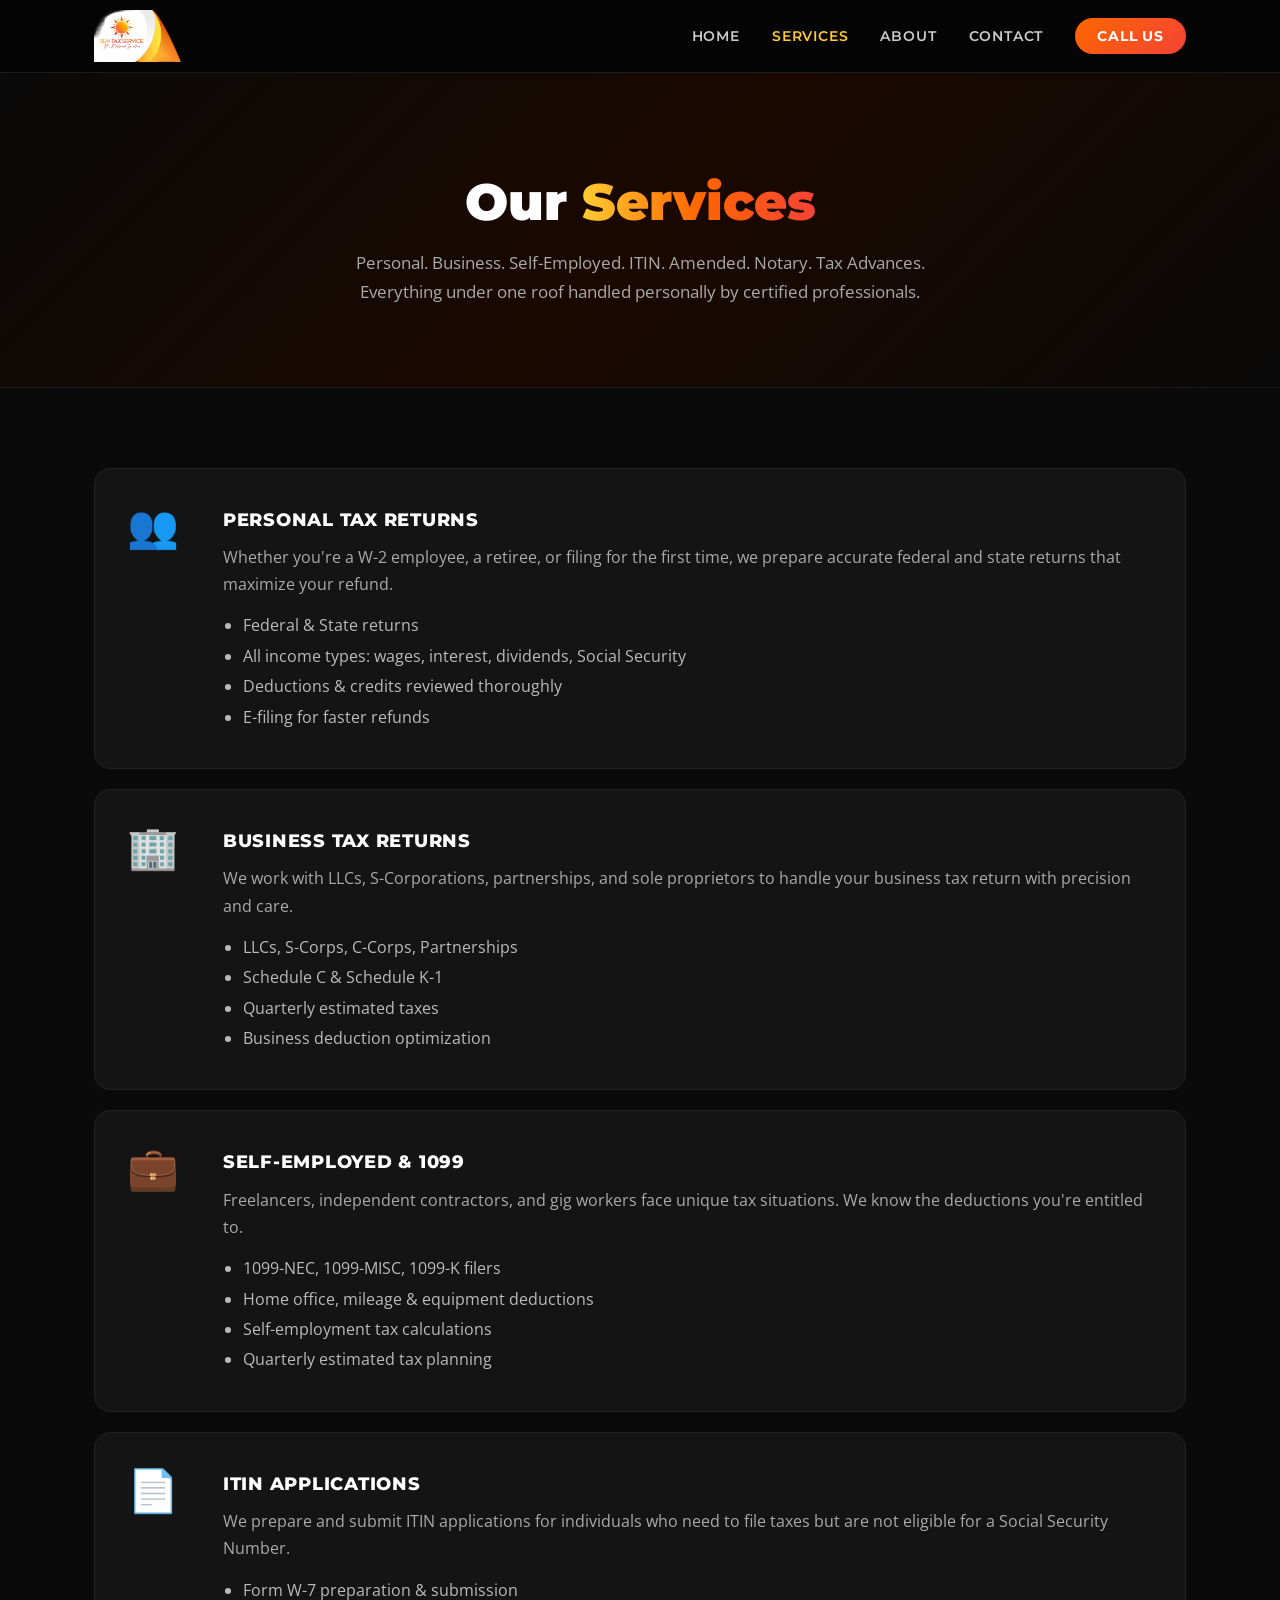
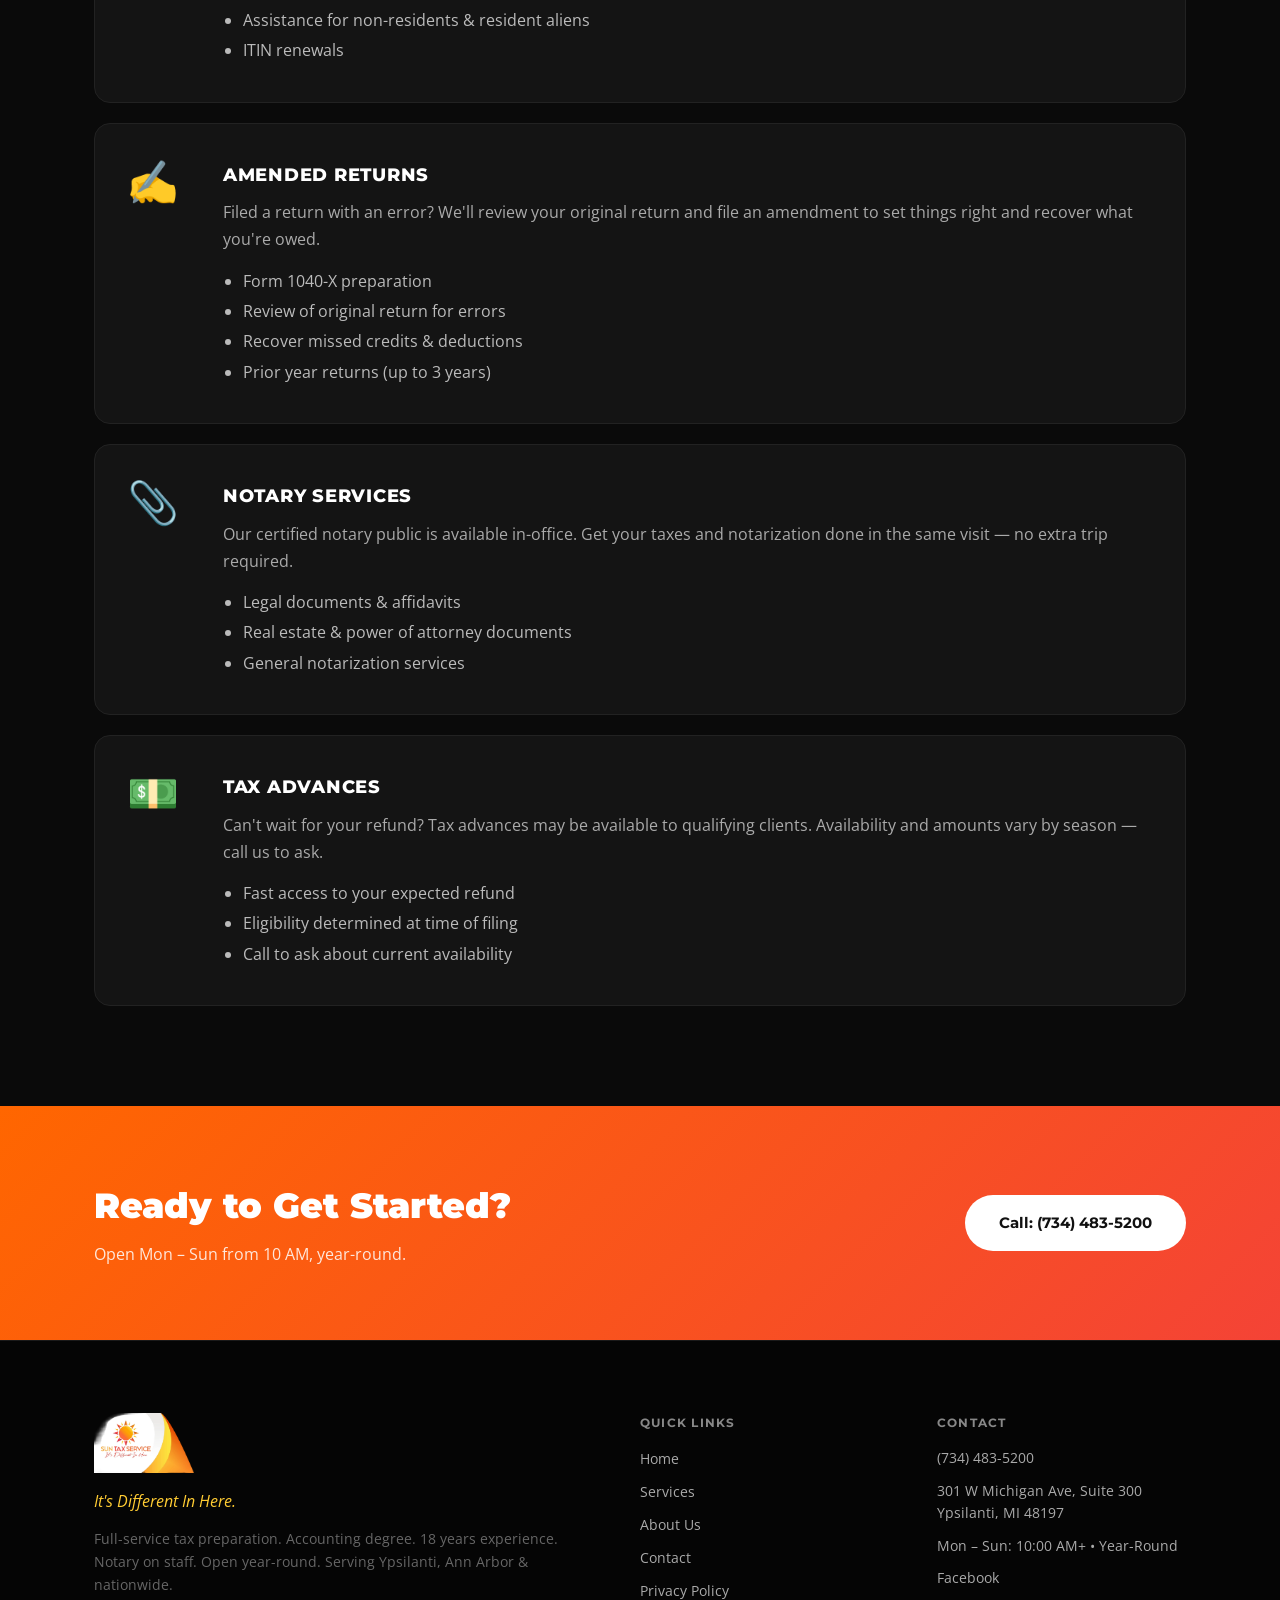
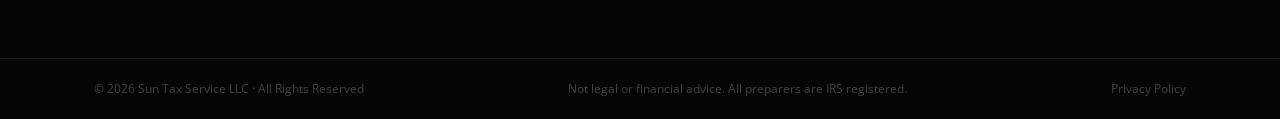
<file: services.html>
<!DOCTYPE html>
<html lang="en">
<head>
  <meta charset="UTF-8" />
  <meta name="viewport" content="width=device-width, initial-scale=1.0" />
  <title>Services — Sun Tax Service</title>
  <meta name="description" content="Personal & business tax returns, self-employed/1099, ITIN applications, amended returns, notary services, and tax advances. Ypsilanti, MI & nationwide." />
  <link rel="stylesheet" href="style.css" />
  <link rel="preconnect" href="https://fonts.googleapis.com" />
  <link href="https://fonts.googleapis.com/css2?family=Montserrat:wght@400;600;700;800;900&family=Open+Sans:wght@400;600&display=swap" rel="stylesheet" />
  <style>
    .services-list { padding: 80px 0; background: #0a0a0a; }
    .svc-item { display:grid; grid-template-columns:72px 1fr; gap:24px; align-items:start; background:#141414; border:1px solid #222; border-radius:16px; padding:36px 32px; margin-bottom:20px; transition:border-color 0.3s,transform 0.3s; }
    .svc-item:hover { border-color:#FFCC33; transform:translateY(-3px); }
    .svc-icon { font-size:2.6rem; line-height:1; }
    .svc-body h3 { font-family:'Montserrat',sans-serif; font-size:1.15rem; font-weight:800; color:#fff; margin-bottom:10px; text-transform:uppercase; letter-spacing:0.04em; }
    .svc-body p { color:#aaa; line-height:1.7; margin-bottom:12px; }
    .svc-body ul { color:#bbb; padding-left:20px; line-height:1.9; }
    @media(max-width:600px){ .svc-item{grid-template-columns:1fr;} }
  </style>
</head>
<body>

  <nav class="nav">
    <div class="nav-inner">
      <a href="index.html" class="nav-logo"><img src="Images/logo.png" alt="Sun Tax Service" onerror="this.style.display='none'" /></a>
      <button class="nav-toggle" aria-label="Open menu">&#9776;</button>
      <ul class="nav-links">
        <li><a href="index.html">Home</a></li>
        <li><a href="services.html" class="active">Services</a></li>
        <li><a href="about.html">About</a></li>
        <li><a href="contact.html">Contact</a></li>
        <li><a href="tel:7344835200" class="nav-cta">Call Us</a></li>
      </ul>
    </div>
  </nav>

  <section class="page-hero">
    <div class="page-hero-inner">
      <h1>Our <span class="grad-text">Services</span></h1>
      <p>Personal. Business. Self-Employed. ITIN. Amended. Notary. Tax Advances.<br />Everything under one roof handled personally by certified professionals.</p>
    </div>
  </section>

  <section class="services-list fade-in">
    <div class="container">

      <div class="svc-item">
        <div class="svc-icon">&#128101;</div>
        <div class="svc-body">
          <h3>Personal Tax Returns</h3>
          <p>Whether you're a W-2 employee, a retiree, or filing for the first time, we prepare accurate federal and state returns that maximize your refund.</p>
          <ul><li>Federal &amp; State returns</li><li>All income types: wages, interest, dividends, Social Security</li><li>Deductions &amp; credits reviewed thoroughly</li><li>E-filing for faster refunds</li></ul>
        </div>
      </div>

      <div class="svc-item">
        <div class="svc-icon">&#127970;</div>
        <div class="svc-body">
          <h3>Business Tax Returns</h3>
          <p>We work with LLCs, S-Corporations, partnerships, and sole proprietors to handle your business tax return with precision and care.</p>
          <ul><li>LLCs, S-Corps, C-Corps, Partnerships</li><li>Schedule C &amp; Schedule K-1</li><li>Quarterly estimated taxes</li><li>Business deduction optimization</li></ul>
        </div>
      </div>

      <div class="svc-item">
        <div class="svc-icon">&#128188;</div>
        <div class="svc-body">
          <h3>Self-Employed &amp; 1099</h3>
          <p>Freelancers, independent contractors, and gig workers face unique tax situations. We know the deductions you're entitled to.</p>
          <ul><li>1099-NEC, 1099-MISC, 1099-K filers</li><li>Home office, mileage &amp; equipment deductions</li><li>Self-employment tax calculations</li><li>Quarterly estimated tax planning</li></ul>
        </div>
      </div>

      <div class="svc-item">
        <div class="svc-icon">&#128196;</div>
        <div class="svc-body">
          <h3>ITIN Applications</h3>
          <p>We prepare and submit ITIN applications for individuals who need to file taxes but are not eligible for a Social Security Number.</p>
          <ul><li>Form W-7 preparation &amp; submission</li><li>Assistance for non-residents &amp; resident aliens</li><li>ITIN renewals</li></ul>
        </div>
      </div>

      <div class="svc-item">
        <div class="svc-icon">&#9997;</div>
        <div class="svc-body">
          <h3>Amended Returns</h3>
          <p>Filed a return with an error? We'll review your original return and file an amendment to set things right and recover what you're owed.</p>
          <ul><li>Form 1040-X preparation</li><li>Review of original return for errors</li><li>Recover missed credits &amp; deductions</li><li>Prior year returns (up to 3 years)</li></ul>
        </div>
      </div>

      <div class="svc-item">
        <div class="svc-icon">&#128206;</div>
        <div class="svc-body">
          <h3>Notary Services</h3>
          <p>Our certified notary public is available in-office. Get your taxes and notarization done in the same visit — no extra trip required.</p>
          <ul><li>Legal documents &amp; affidavits</li><li>Real estate &amp; power of attorney documents</li><li>General notarization services</li></ul>
        </div>
      </div>

      <div class="svc-item">
        <div class="svc-icon">&#128181;</div>
        <div class="svc-body">
          <h3>Tax Advances</h3>
          <p>Can't wait for your refund? Tax advances may be available to qualifying clients. Availability and amounts vary by season — call us to ask.</p>
          <ul><li>Fast access to your expected refund</li><li>Eligibility determined at time of filing</li><li>Call to ask about current availability</li></ul>
        </div>
      </div>

    </div>
  </section>

  <section class="cta-band fade-in">
    <div class="container cta-band-inner">
      <div><h2>Ready to Get Started?</h2><p>Open Mon – Sun from 10 AM, year-round.</p></div>
      <a href="tel:7344835200" class="btn btn-white">Call: (734) 483-5200</a>
    </div>
  </section>

  <footer class="footer">
    <div class="container footer-inner">
      <div class="footer-logo"><img src="Images/logo.png" alt="Sun Tax Service" onerror="this.style.display='none'" /><p class="footer-tagline"><em>It's Different In Here.</em></p><p class="footer-desc">Full-service tax preparation. Accounting degree. 18 years experience. Notary on staff. Open year-round. Serving Ypsilanti, Ann Arbor &amp; nationwide.</p></div>
      <div class="footer-nav"><strong>Quick Links</strong><a href="index.html">Home</a><a href="services.html">Services</a><a href="about.html">About Us</a><a href="contact.html">Contact</a><a href="privacy.html">Privacy Policy</a></div>
      <div class="footer-contact-info"><strong>Contact</strong><a href="tel:7344835200">(734) 483-5200</a><span>301 W Michigan Ave, Suite 300<br />Ypsilanti, MI 48197</span><span>Mon &ndash; Sun: 10:00 AM+ &bull; Year-Round</span><a href="https://facebook.com/SunTaxService" target="_blank" rel="noopener">Facebook</a></div>
    </div>
    <div class="footer-bottom"><div class="container footer-bottom-inner"><span>&copy; 2026 Sun Tax Service LLC &middot; All Rights Reserved</span><span>Not legal or financial advice. All preparers are IRS registered.</span><a href="privacy.html">Privacy Policy</a></div></div>
  </footer>

  <script>
    const toggle = document.querySelector('.nav-toggle');
    const navLinks = document.querySelector('.nav-links');
    if (toggle) toggle.addEventListener('click', () => navLinks.classList.toggle('open'));
    const observer = new IntersectionObserver(entries => entries.forEach(e => { if(e.isIntersecting) e.target.classList.add('visible'); }), { threshold:0.1 });
    document.querySelectorAll('.fade-in').forEach(el => observer.observe(el));
  </script>
</body>
</html>
</file>
<file: style.css>
/* Sun Tax Service — style.css — Complete Stylesheet */

/* === RESET === */
*, *::before, *::after { box-sizing: border-box; margin: 0; padding: 0; }
html { scroll-behavior: smooth; }
body { font-family: 'Open Sans', sans-serif; background: #0a0a0a; color: #fff; line-height: 1.6; }
img { max-width: 100%; display: block; }
a { color: inherit; text-decoration: none; }

/* === UTILITIES === */
.container { max-width: 1140px; margin: 0 auto; padding: 0 24px; }
.grad-text { background: linear-gradient(90deg,#FFCC33,#FF6600,#F44336); -webkit-background-clip: text; -webkit-text-fill-color: transparent; background-clip: text; }
.section-title { font-family:'Montserrat',sans-serif; font-size: clamp(1.8rem,3.5vw,2.6rem); font-weight:900; color:#111; text-align:center; margin-bottom:16px; line-height:1.2; }
.section-sub { text-align:center; color:#555; font-size:1.05rem; margin-bottom:48px; max-width:640px; margin-left:auto; margin-right:auto; }
.eyebrow-label { font-family:'Montserrat',sans-serif; font-size:0.75rem; font-weight:700; color:#FFCC33; text-transform:uppercase; letter-spacing:0.12em; text-align:center; margin-bottom:12px; display:block; }
.center-btn { text-align:center; margin-top:40px; }

/* === FADE IN === */
.fade-in { opacity:0; transform:translateY(28px); transition:opacity 0.7s ease,transform 0.7s ease; }
.fade-in.visible { opacity:1; transform:translateY(0); }

/* === BUTTONS === */
.btn { display:inline-block; padding:14px 32px; border-radius:50px; font-family:'Montserrat',sans-serif; font-weight:700; font-size:0.95rem; text-decoration:none; transition:transform 0.2s,box-shadow 0.2s; cursor:pointer; border:2px solid transparent; }
.btn:hover { transform:translateY(-2px); box-shadow:0 8px 24px rgba(0,0,0,0.25); }
.btn-primary { background:linear-gradient(135deg,#FF6600,#F44336); color:#fff; }
.btn-outline { background:transparent; border-color:#FFCC33; color:#FFCC33; }
.btn-outline:hover { background:#FFCC33; color:#000; }
.btn-white { background:#fff; color:#111; }
.btn-white:hover { background:#FFCC33; }

/* === TOP BAR === */
.top-bar { background:linear-gradient(90deg,#FF6600,#F44336); color:#fff; text-align:center; padding:10px 16px; font-family:'Montserrat',sans-serif; font-size:0.78rem; font-weight:700; letter-spacing:0.06em; position:relative; z-index:200; }

/* === NAV === */
.nav { background:rgba(5,5,5,0.97); backdrop-filter:blur(12px); position:sticky; top:0; z-index:100; border-bottom:1px solid #1a1a1a; }
.nav-inner { max-width:1140px; margin:0 auto; padding:0 24px; display:flex; align-items:center; justify-content:space-between; height:72px; }
.nav-logo img { height:52px; width:auto; object-fit:contain; }
.nav-links { list-style:none; display:flex; align-items:center; gap:32px; }
.nav-links a { font-family:'Montserrat',sans-serif; font-size:0.85rem; font-weight:600; color:#ccc; text-transform:uppercase; letter-spacing:0.06em; transition:color 0.2s; }
.nav-links a:hover,.nav-links a.active { color:#FFCC33; }
.nav-cta { background:linear-gradient(135deg,#FF6600,#F44336) !important; color:#fff !important; padding:10px 22px !important; border-radius:50px; font-weight:700 !important; }
.nav-toggle { display:none; background:none; border:none; color:#fff; font-size:1.5rem; cursor:pointer; padding:4px; }

/* === HERO === */
.hero { position:relative; min-height:92vh; display:flex; align-items:center; background:#080808; overflow:hidden; }
.hero-bg-glow { position:absolute; top:-20%; right:-10%; width:700px; height:700px; background:radial-gradient(circle,rgba(255,102,0,0.18) 0%,transparent 70%); pointer-events:none; z-index:0; }
.hero-inner { position:relative; z-index:1; max-width:1140px; margin:0 auto; padding:80px 24px; display:grid; grid-template-columns:1fr 1fr; gap:60px; align-items:center; width:100%; }
.hero-eyebrow { font-family:'Montserrat',sans-serif; font-size:0.78rem; font-weight:700; color:#FFCC33; text-transform:uppercase; letter-spacing:0.12em; margin-bottom:20px; display:block; }
.hero-headline { font-family:'Montserrat',sans-serif; font-size:clamp(2.8rem,6vw,5rem); font-weight:900; line-height:1.05; margin-bottom:24px; color:#fff; }
.hero-sub { color:#bbb; font-size:1.08rem; line-height:1.75; margin-bottom:32px; max-width:520px; }
.hero-ctas { display:flex; gap:16px; flex-wrap:wrap; margin-bottom:28px; }
.hero-badges { display:flex; flex-wrap:wrap; gap:10px; }
.badge { background:rgba(255,255,255,0.06); border:1px solid rgba(255,255,255,0.12); border-radius:50px; padding:6px 16px; font-size:0.8rem; font-family:'Montserrat',sans-serif; font-weight:600; color:#ddd; }
.hero-img img { width:100%; max-height:580px; object-fit:cover; object-position:top; border-radius:20px; border:2px solid #222; }

/* === STATS BAND === */
.stats-band { background:#111; border-top:1px solid #1e1e1e; border-bottom:1px solid #1e1e1e; padding:44px 0; }
.stats-inner { display:flex; justify-content:space-around; flex-wrap:wrap; gap:32px; }
.stat-item { text-align:center; }
.stat-num { font-family:'Montserrat',sans-serif; font-size:clamp(2rem,4vw,3rem); font-weight:900; display:block; margin-bottom:6px; }
.stat-label { font-size:0.82rem; color:#888; text-transform:uppercase; letter-spacing:0.08em; font-family:'Montserrat',sans-serif; font-weight:600; }

/* === WHY US === */
.why-us { padding:100px 0; background:#fff; }
.why-us .section-title { color:#111; }
.why-us .section-sub { color:#555; }
.why-grid { display:grid; grid-template-columns:repeat(auto-fit,minmax(220px,1fr)); gap:28px; margin-top:56px; }
.why-card { background:#f9f9f9; border:1px solid #eee; border-radius:16px; padding:36px 28px; text-align:center; transition:transform 0.3s,box-shadow 0.3s; }
.why-card:hover { transform:translateY(-6px); box-shadow:0 16px 48px rgba(0,0,0,0.1); }
.why-icon { font-size:2.2rem; margin-bottom:16px; }
.why-card h3 { font-family:'Montserrat',sans-serif; font-size:0.95rem; font-weight:800; color:#111; text-transform:uppercase; letter-spacing:0.05em; margin-bottom:10px; }
.why-card p { color:#666; font-size:0.92rem; line-height:1.65; }

/* === SERVICES SECTION === */
.services-section { padding:100px 0; background:#0a0a0a; }
.services-section .section-title { color:#fff; }
.services-section .section-sub { color:#aaa; }
.services-grid { display:grid; grid-template-columns:repeat(auto-fit,minmax(300px,1fr)); gap:24px; }
.service-card { background:#141414; border:1px solid #222; border-radius:16px; padding:36px 28px; transition:border-color 0.3s,transform 0.3s; }
.service-card:hover { border-color:#FFCC33; transform:translateY(-4px); }
.service-icon { font-size:2.2rem; margin-bottom:16px; }
.service-card h3 { font-family:'Montserrat',sans-serif; font-size:0.95rem; font-weight:800; color:#fff; text-transform:uppercase; letter-spacing:0.05em; margin-bottom:10px; }
.service-card p { color:#aaa; font-size:0.92rem; line-height:1.65; margin-bottom:16px; }
.learn-more { color:#FFCC33; font-weight:700; font-size:0.9rem; transition:color 0.2s; }
.learn-more:hover { color:#FF6600; }

/* === TAX ADVANCES BAND === */
.advances-band { background:#b71c1c; padding:64px 0; }
.advances-inner { display:flex; align-items:center; justify-content:space-between; gap:32px; flex-wrap:wrap; }
.advances-inner h2 { font-family:'Montserrat',sans-serif; font-size:clamp(1.6rem,3vw,2.2rem); font-weight:900; color:#fff; margin-bottom:8px; }
.advances-inner p { color:rgba(255,255,255,0.85); font-size:1rem; }

/* === REVIEWS + MARQUEE === */
.reviews-section { padding:100px 0 60px; background:#fff; overflow:hidden; }
.reviews-section .section-title { color:#111; }
.reviews-section .section-sub { color:#555; }
.marquee-wrapper { overflow:hidden; margin-top:48px; }
.marquee-track { display:flex; gap:24px; animation:marquee 40s linear infinite; width:max-content; }
.marquee-wrapper:hover .marquee-track { animation-play-state:paused; }
@keyframes marquee { from { transform:translateX(0); } to { transform:translateX(-50%); } }
.review-card { background:#fff; border:1px solid #eee; border-radius:16px; padding:28px; width:300px; flex-shrink:0; box-shadow:0 4px 20px rgba(0,0,0,0.06); }
.review-stars { color:#FFCC33; font-size:1.05rem; margin-bottom:12px; letter-spacing:2px; }
.review-text { color:#333; font-size:0.9rem; line-height:1.7; margin-bottom:16px; font-style:italic; }
.review-author { font-family:'Montserrat',sans-serif; font-size:0.76rem; font-weight:700; color:#999; text-transform:uppercase; letter-spacing:0.06em; }

/* === FOUNDER SECTION === */
.founder-section { padding:100px 0; background:#0d0d0d; }
.founder-inner { display:grid; grid-template-columns:1fr 1fr; gap:72px; align-items:center; }
.founder-img-wrap { border-radius:20px; overflow:hidden; border:2px solid #222; }
.founder-img-wrap img { width:100%; height:540px; object-fit:cover; object-position:top; display:block; }
.founder-text h2 { font-family:'Montserrat',sans-serif; font-size:clamp(1.8rem,3vw,2.6rem); font-weight:900; color:#fff; margin-bottom:20px; line-height:1.2; }
.founder-text p { color:#bbb; line-height:1.8; margin-bottom:16px; font-size:1.02rem; }
.founder-creds { color:#FFCC33 !important; font-size:0.9rem !important; margin-bottom:28px !important; }
.founder-ctas { display:flex; gap:16px; flex-wrap:wrap; }

/* === CONTACT BAND (home bottom) === */
.contact-band { background:#080808; padding:80px 0; text-align:center; }
.contact-band h2 { font-family:'Montserrat',sans-serif; font-size:clamp(1.8rem,3vw,2.6rem); font-weight:900; color:#fff; margin-bottom:12px; }
.contact-band > .container > p { color:#aaa; font-size:1.05rem; margin-bottom:40px; }
.cb-details { display:flex; flex-wrap:wrap; justify-content:center; gap:40px; margin-bottom:40px; }
.cb-item { display:flex; align-items:flex-start; gap:14px; text-align:left; }
.cb-icon { font-size:1.6rem; line-height:1.2; flex-shrink:0; }
.cb-item strong { display:block; color:#FFCC33; font-family:'Montserrat',sans-serif; font-size:0.78rem; text-transform:uppercase; letter-spacing:0.08em; margin-bottom:4px; }
.cb-item a,.cb-item span { color:#ddd; font-size:0.95rem; line-height:1.6; text-decoration:none; display:block; }
.cb-item a:hover { color:#FFCC33; }

/* === CTA BAND (inner pages) === */
.cta-band { background:linear-gradient(135deg,#FF6600,#F44336); padding:72px 0; }
.cta-band-inner { display:flex; align-items:center; justify-content:space-between; gap:32px; flex-wrap:wrap; }
.cta-band h2 { font-family:'Montserrat',sans-serif; font-size:clamp(1.6rem,3vw,2.2rem); font-weight:900; color:#fff; margin-bottom:8px; }
.cta-band p { color:rgba(255,255,255,0.85); font-size:1rem; }

/* === PAGE HERO (inner pages) === */
.page-hero { background:linear-gradient(135deg,#0a0a0a 0%,#1a0800 50%,#0a0a0a 100%); padding:100px 0 80px; text-align:center; border-bottom:1px solid #1a1a1a; }
.page-hero-inner { max-width:720px; margin:0 auto; padding:0 24px; }
.page-hero h1 { font-family:'Montserrat',sans-serif; font-size:clamp(2rem,5vw,3.2rem); font-weight:900; color:#fff; margin-bottom:16px; line-height:1.15; }
.page-hero p { color:#aaa; font-size:1.05rem; line-height:1.75; }
.page-hero .hero-eyebrow { font-family:'Montserrat',sans-serif; font-size:0.75rem; font-weight:700; color:#FFCC33; text-transform:uppercase; letter-spacing:0.12em; margin-bottom:16px; display:block; }

/* === PRIVACY PAGE === */
.privacy-content { padding:80px 0; background:#0a0a0a; }
.privacy-content .prose { max-width:760px; margin:0 auto; }
.privacy-content h2 { font-family:'Montserrat',sans-serif; font-size:1.2rem; font-weight:800; color:#FFCC33; text-transform:uppercase; letter-spacing:0.05em; margin:40px 0 14px; }
.privacy-content p { color:#bbb; line-height:1.8; margin-bottom:16px; font-size:0.98rem; }
.privacy-content ul { color:#bbb; padding-left:22px; line-height:1.9; margin-bottom:16px; }

/* === FOOTER === */
.footer { background:#050505; border-top:1px solid #1a1a1a; padding-top:72px; }
.footer-inner { display:grid; grid-template-columns:2fr 1fr 1fr; gap:48px; padding-bottom:56px; }
.footer-logo img { height:60px; width:auto; object-fit:contain; margin-bottom:16px; }
.footer-tagline { color:#FFCC33; font-style:italic; font-size:1rem; margin-bottom:12px; }
.footer-desc { color:#666; font-size:0.85rem; line-height:1.7; }
.footer-nav,.footer-contact-info { display:flex; flex-direction:column; gap:10px; }
.footer-nav strong,.footer-contact-info strong { font-family:'Montserrat',sans-serif; font-size:0.78rem; text-transform:uppercase; letter-spacing:0.1em; color:#888; margin-bottom:4px; display:block; }
.footer-nav a { color:#aaa; font-size:0.9rem; transition:color 0.2s; }
.footer-nav a:hover { color:#FFCC33; }
.footer-contact-info a,.footer-contact-info span { color:#aaa; font-size:0.88rem; line-height:1.6; display:block; }
.footer-contact-info a:hover { color:#FFCC33; }
.footer-bottom { border-top:1px solid #1a1a1a; padding:20px 0; }
.footer-bottom-inner { display:flex; justify-content:space-between; flex-wrap:wrap; gap:12px; }
.footer-bottom-inner span,.footer-bottom-inner a { color:#444; font-size:0.78rem; }
.footer-bottom-inner a:hover { color:#FFCC33; }

/* === RESPONSIVE === */
@media (max-width:900px) {
  .hero-inner { grid-template-columns:1fr; }
  .hero-img { display:none; }
  .founder-inner { grid-template-columns:1fr; }
  .founder-img-wrap { display:none; }
  .footer-inner { grid-template-columns:1fr 1fr; }
  .advances-inner,.cta-band-inner { flex-direction:column; text-align:center; }
}
@media (max-width:600px) {
  .nav-links { display:none; flex-direction:column; position:absolute; top:72px; left:0; right:0; background:#0a0a0a; padding:20px 24px; border-bottom:1px solid #222; gap:16px; z-index:99; }
  .nav-links.open { display:flex; }
  .nav-toggle { display:block; }
  .footer-inner { grid-template-columns:1fr; }
  .footer-bottom-inner { flex-direction:column; align-items:center; text-align:center; }
  .stats-inner { gap:24px; }
}
</file>
